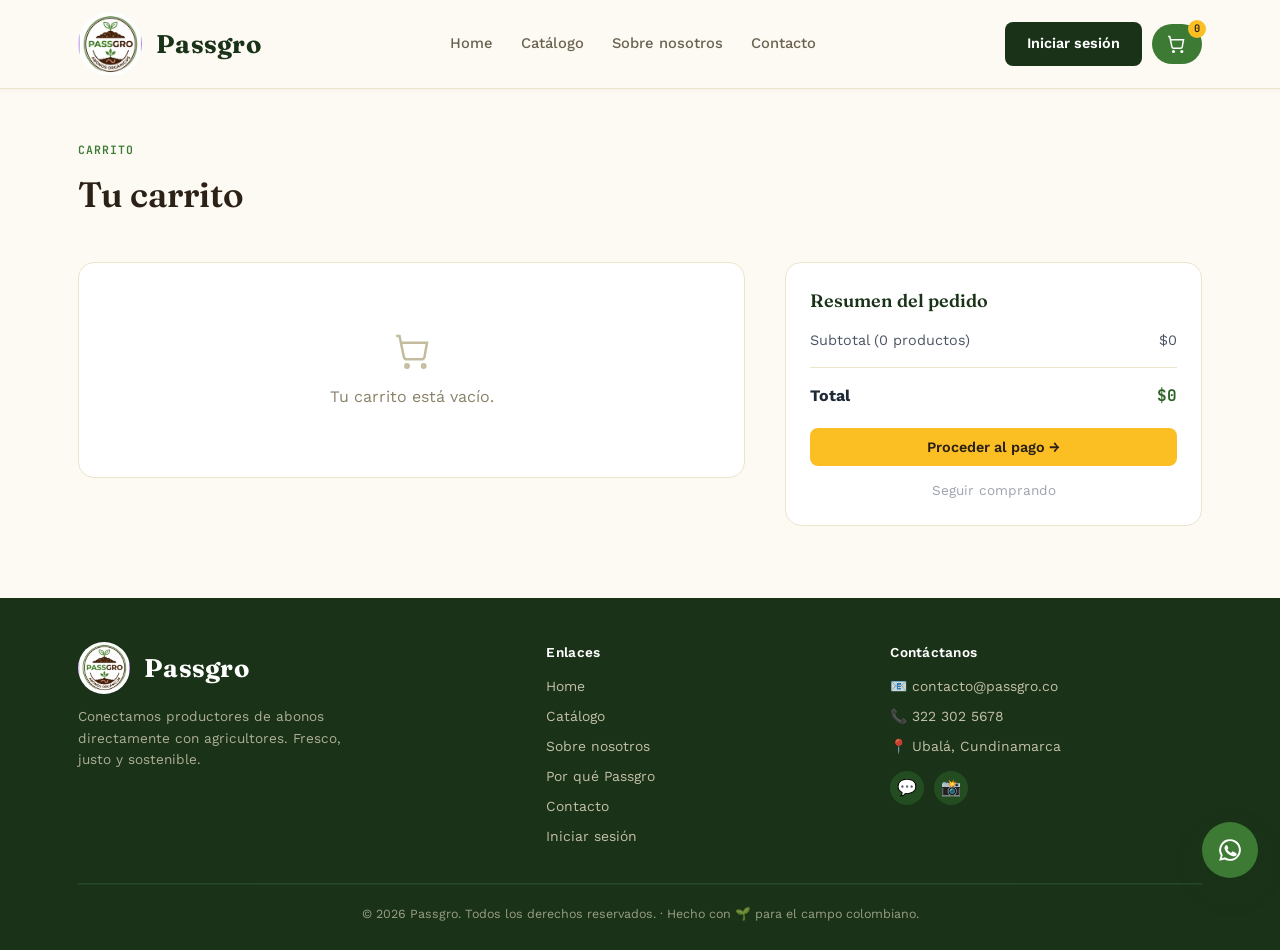
<file: carrito.html>
<!DOCTYPE html>
<html lang="es">
<head>
<meta charset="UTF-8">
<meta name="viewport" content="width=device-width, initial-scale=1.0">
<title>Passgro | Tu carrito</title>
<link rel="preconnect" href="https://fonts.googleapis.com">
<link href="https://fonts.googleapis.com/css2?family=Fraunces:opsz,wght@9..144,400;9..144,500;9..144,600;9..144,700&family=Work+Sans:wght@400;500;600;700&family=JetBrains+Mono:wght@400;600&display=swap" rel="stylesheet">
<link rel="stylesheet" href="css/base.css">
<link rel="stylesheet" href="css/carrito.css">
</head>
<body>

<div id="site-header"></div>

<main>
  <section class="carrito-section">
    <div class="wrap">
      <div class="section-head">
        <span class="tag">Carrito</span>
        <h2>Tu carrito</h2>
      </div>
      <div class="carrito-grid">
        <div class="cart-list" id="cartItems"></div>
        <div class="cart-summary">
          <h3>Resumen del pedido</h3>
          <div class="summary-lines">
            <div class="summary-row"><span>Subtotal (<span id="cartItemCount">0</span> productos)</span><span id="cartSubtotal">$0</span></div>
          </div>
          <div class="summary-total">
            <span>Total</span>
            <span id="cartTotal">$0</span>
          </div>
          <button class="btn btn-primary btn-block" id="checkoutBtn">Proceder al pago →</button>
          <a href="catalogo.html" class="continue-shopping">Seguir comprando</a>
        </div>
      </div>
    </div>
  </section>
</main>

<div id="site-footer"></div>

<script src="js/session.js"></script>
<script src="js/cart-store.js"></script>
<script src="js/api.js"></script>
<script src="js/components.js"></script>
<script src="js/carrito.js"></script>
</body>
</html>
</file>
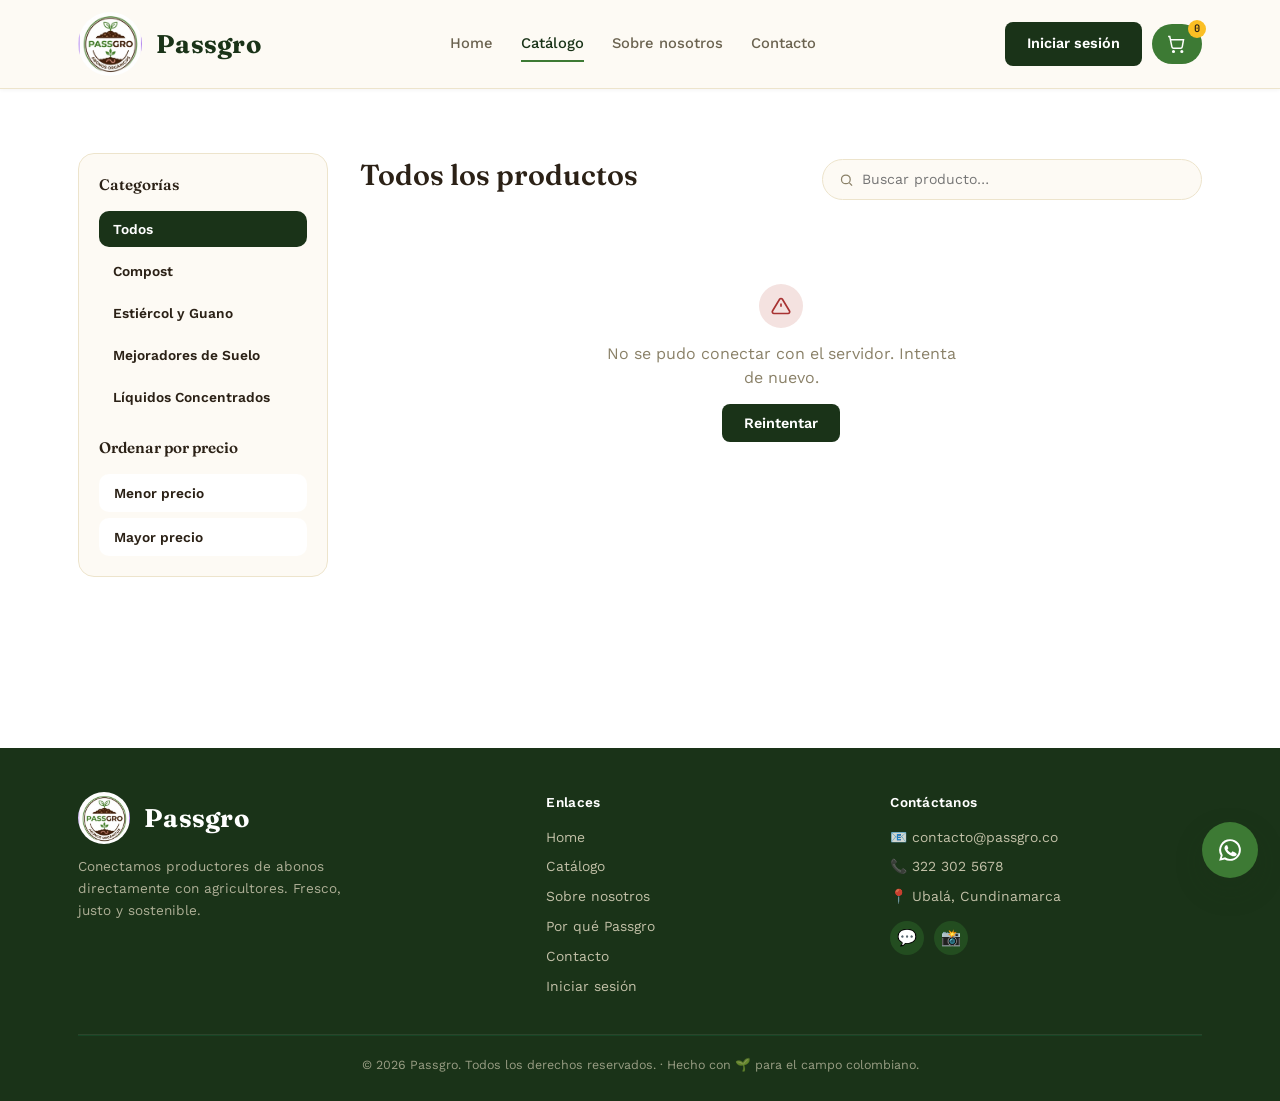
<file: catalogo.html>
<!DOCTYPE html>
<html lang="es">
<head>
<meta charset="UTF-8">
<meta name="viewport" content="width=device-width, initial-scale=1.0">
<title>Passgro | Catálogo de abonos</title>
<link rel="preconnect" href="https://fonts.googleapis.com">
<link href="https://fonts.googleapis.com/css2?family=Fraunces:opsz,wght@9..144,400;9..144,500;9..144,600;9..144,700&family=Work+Sans:wght@400;500;600;700&family=JetBrains+Mono:wght@400;600&display=swap" rel="stylesheet">
<link rel="stylesheet" href="css/base.css">
<link rel="stylesheet" href="css/catalogo.css">
</head>
<body>

<div id="site-header"></div>

<main>
  <section class="catalogo-section">
    <div class="wrap">
      <div class="catalog-layout">
        <div class="catalog-sidebar-container">
          <aside class="catalog-sidebar">
          <h3>Categorías</h3>
          <div class="cat-list" id="filters"></div>
          <h3 class="sidebar-subhead">Ordenar por precio</h3>
          <div class="sort-filters" id="sortFilters"></div>
        </aside>
        </div>
        <div class="catalog-main">
          <div class="catalog-main-head">
            <div>
              <h2 id="catalogTitle">Todos los productos</h2>
              <p id="catalogCount">Cargando…</p>
            </div>
            <div class="search-box">
              <svg width="16" height="16" viewBox="0 0 24 24" fill="none" stroke="currentColor" stroke-width="2"><circle cx="11" cy="11" r="7"/><path d="m21 21-4.3-4.3"/></svg>
              <input type="search" id="searchInput" placeholder="Buscar producto…">
            </div>
          </div>
          <div class="product-grid" id="productGrid"></div>
          <div class="pagination" id="pagination"></div>
        </div>
      </div>
    </div>
  </section>
</main>

<div id="site-footer"></div>

<script src="js/session.js"></script>
<script src="js/cart-store.js"></script>
<script src="js/api.js"></script>
<script src="js/components.js"></script>
<script src="js/catalogo.js"></script>
</body>
</html>
</file>
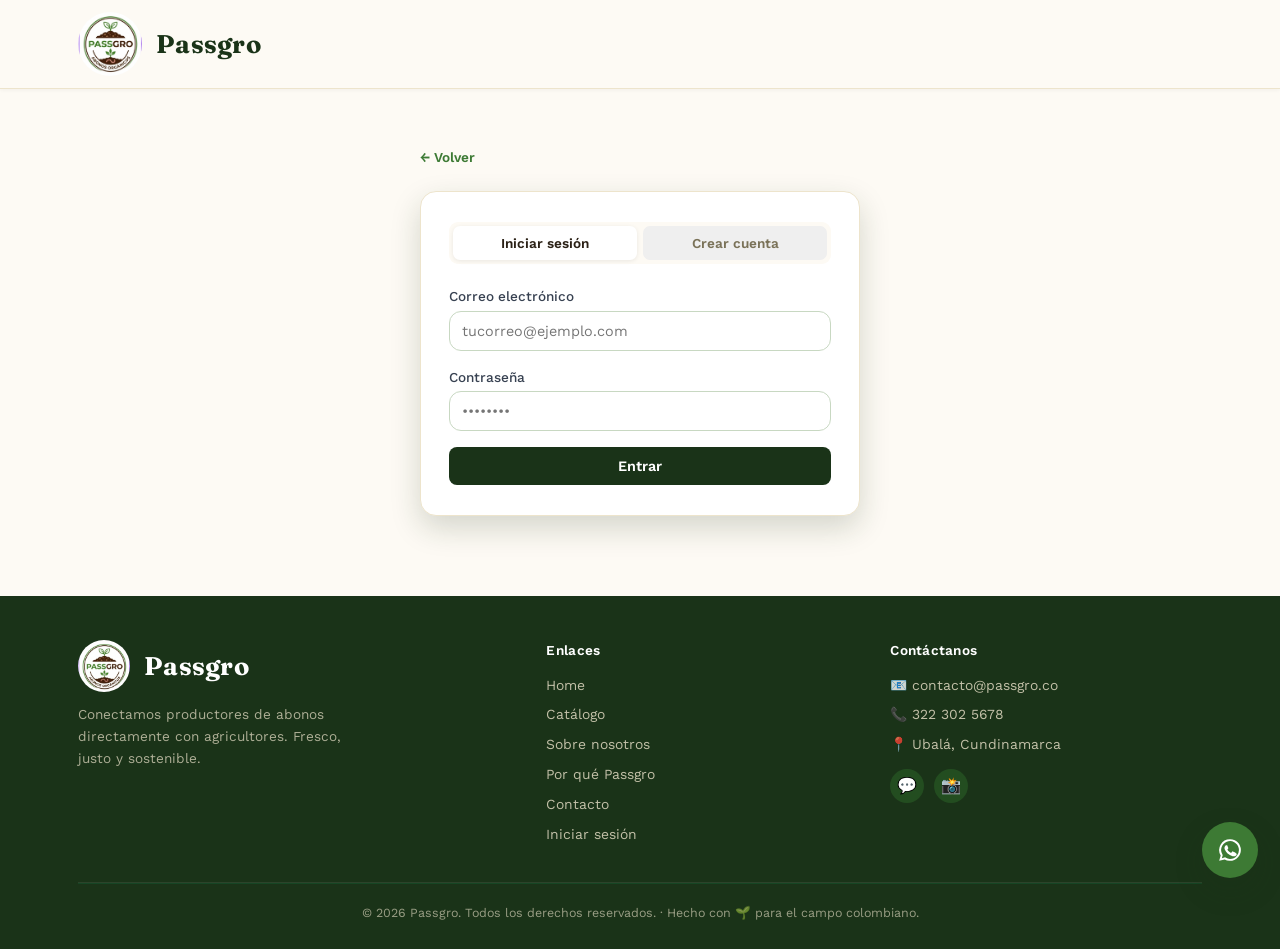
<file: checkout.html>
<!DOCTYPE html>
<html lang="es">
<head>
<meta charset="UTF-8">
<meta name="viewport" content="width=device-width, initial-scale=1.0">
<title>Passgro | Finalizar pedido</title>
<link rel="preconnect" href="https://fonts.googleapis.com">
<link href="https://fonts.googleapis.com/css2?family=Fraunces:opsz,wght@9..144,400;9..144,500;9..144,600;9..144,700&family=Work+Sans:wght@400;500;600;700&family=JetBrains+Mono:wght@400;600&display=swap" rel="stylesheet">
<link rel="stylesheet" href="css/base.css">
<link rel="stylesheet" href="css/checkout.css">
</head>
<body>

<div id="site-header"></div>

<main>
  <section class="checkout-section">
    <div class="checkout-card">
      <h1>Finalizar pedido</h1>
      <div id="checkoutBody"></div>
    </div>
  </section>
</main>

<div id="site-footer"></div>

<script src="js/session.js"></script>
<script src="js/cart-store.js"></script>
<script src="js/api.js"></script>
<script src="js/components.js"></script>
<script src="js/checkout.js"></script>
</body>
</html>
</file>
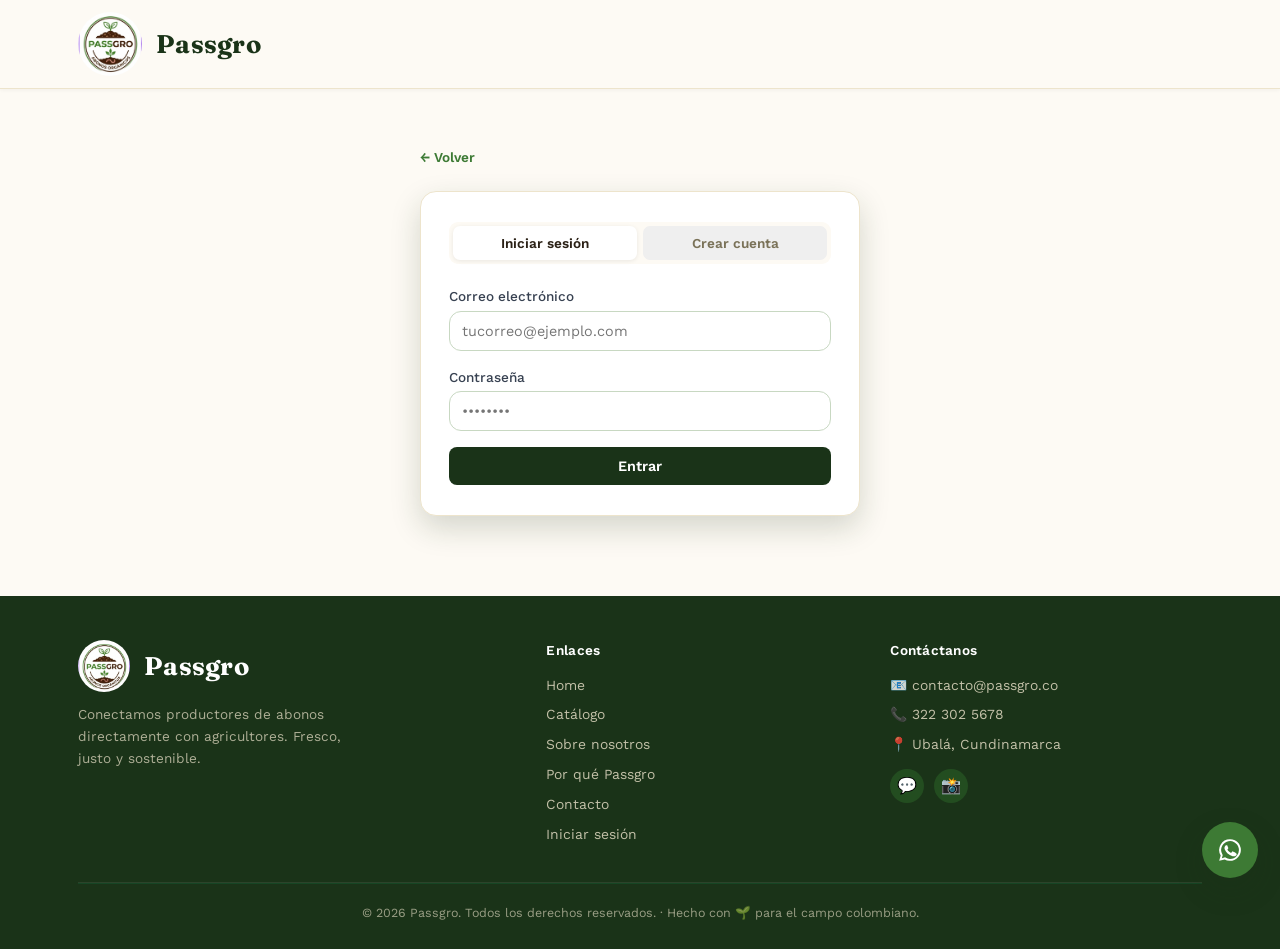
<file: login.html>
<!DOCTYPE html>
<html lang="es">
<head>
<meta charset="UTF-8">
<meta name="viewport" content="width=device-width, initial-scale=1.0">
<title>Passgro | Iniciar sesión</title>
<link rel="preconnect" href="https://fonts.googleapis.com">
<link href="https://fonts.googleapis.com/css2?family=Fraunces:opsz,wght@9..144,400;9..144,500;9..144,600;9..144,700&family=Work+Sans:wght@400;500;600;700&family=JetBrains+Mono:wght@400;600&display=swap" rel="stylesheet">
<link rel="stylesheet" href="css/base.css">
<link rel="stylesheet" href="css/login.css">
</head>
<body>

<div id="site-header"></div>

<main>
  <section class="auth-section">
    <div class="auth-wrap">
      <a href="index.html" class="back-link">← Volver</a>
      <div class="auth-card">
      <div class="tabs">
        <button class="tab-btn active" data-tab="login">Iniciar sesión</button>
        <button class="tab-btn" data-tab="register">Crear cuenta</button>
      </div>
      <form id="loginForm">
        <div class="field"><label>Correo electrónico</label><input type="email" id="loginEmail" required placeholder="tucorreo@ejemplo.com"></div>
        <div class="field"><label>Contraseña</label><input type="password" id="loginPass" required placeholder="••••••••" minlength="4"></div>
        <button type="submit" class="btn btn-dark btn-block">Entrar</button>
      </form>
      <form id="registerForm" style="display:none;">
        <div class="field"><label>Nombre</label><input type="text" id="regName" required placeholder="Tu nombre"></div>
        <div class="field"><label>Correo electrónico</label><input type="email" id="regEmail" required placeholder="tucorreo@ejemplo.com"></div>
        <div class="field"><label>Contraseña</label><input type="password" id="regPass" required placeholder="Mínimo 4 caracteres" minlength="4"></div>
        <button type="submit" class="btn btn-primary btn-block">Crear cuenta</button>
      </form>
      </div>
    </div>
  </section>
</main>

<div id="site-footer"></div>

<script src="js/session.js"></script>
<script src="js/cart-store.js"></script>
<script src="js/api.js"></script>
<script src="js/components.js"></script>
<script src="js/login.js"></script>
</body>
</html>
</file>
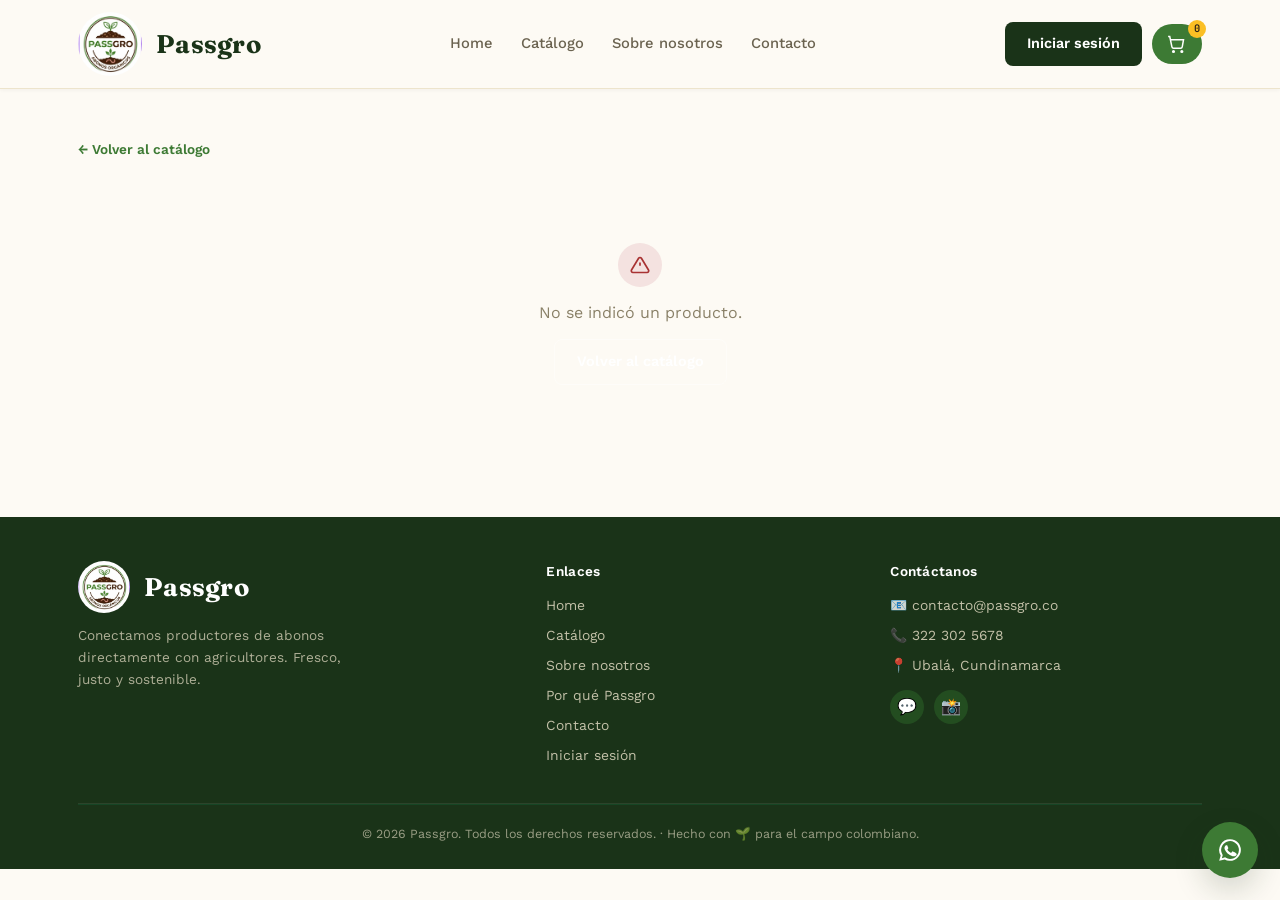
<file: producto.html>
<!DOCTYPE html>
<html lang="es">
<head>
<meta charset="UTF-8">
<meta name="viewport" content="width=device-width, initial-scale=1.0">
<title>Passgro | Detalle de producto</title>
<link rel="preconnect" href="https://fonts.googleapis.com">
<link href="https://fonts.googleapis.com/css2?family=Fraunces:opsz,wght@9..144,400;9..144,500;9..144,600;9..144,700&family=Work+Sans:wght@400;500;600;700&family=JetBrains+Mono:wght@400;600&display=swap" rel="stylesheet">
<link rel="stylesheet" href="css/base.css">
<link rel="stylesheet" href="css/producto.css">
</head>
<body>

<div id="site-header"></div>

<main>
  <section class="producto-section">
    <div class="wrap">
      <a href="catalogo.html" class="back-link">← Volver al catálogo</a>
      <div id="productoContent">
        <div class="state-box">
          <div class="spinner"></div>
          <p>Cargando producto…</p>
        </div>
      </div>
    </div>
  </section>
</main>

<div id="site-footer"></div>

<script src="js/session.js"></script>
<script src="js/cart-store.js"></script>
<script src="js/api.js"></script>
<script src="js/components.js"></script>
<script src="js/producto.js"></script>
</body>
</html>
</file>
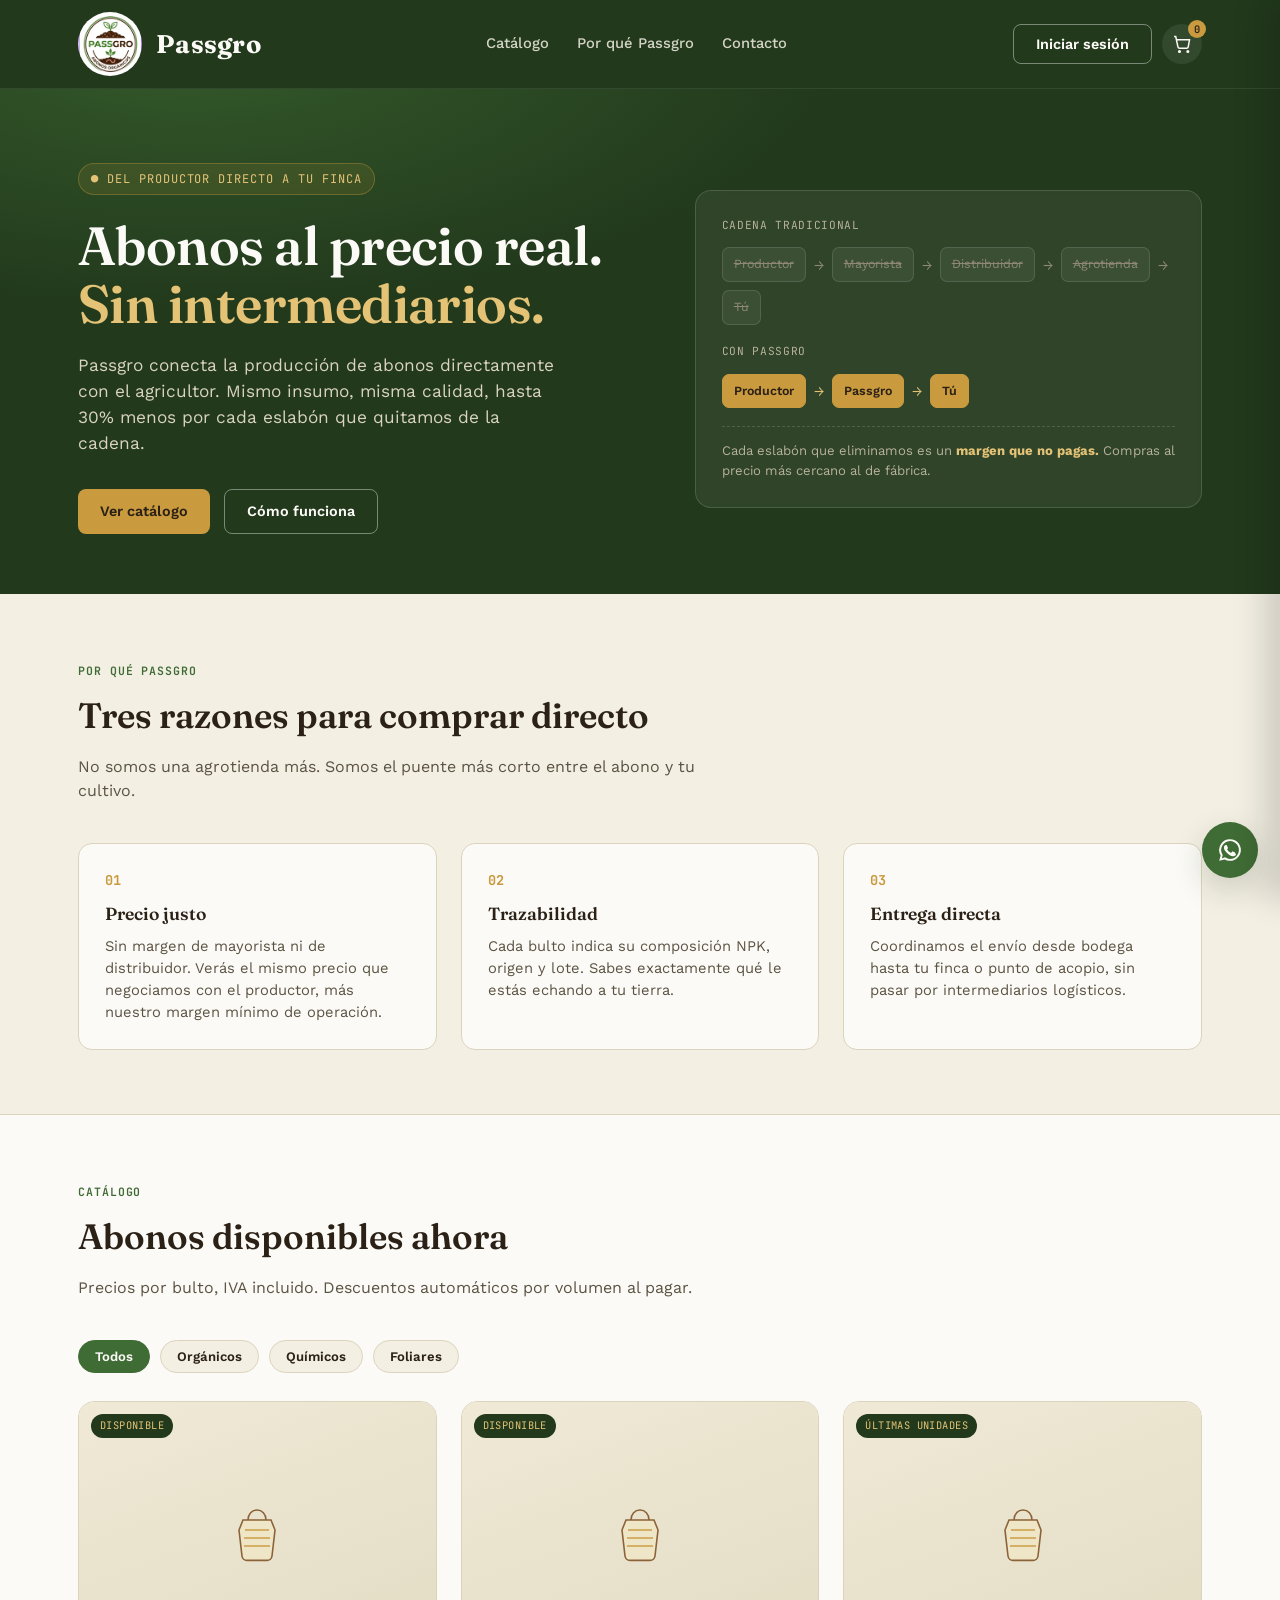
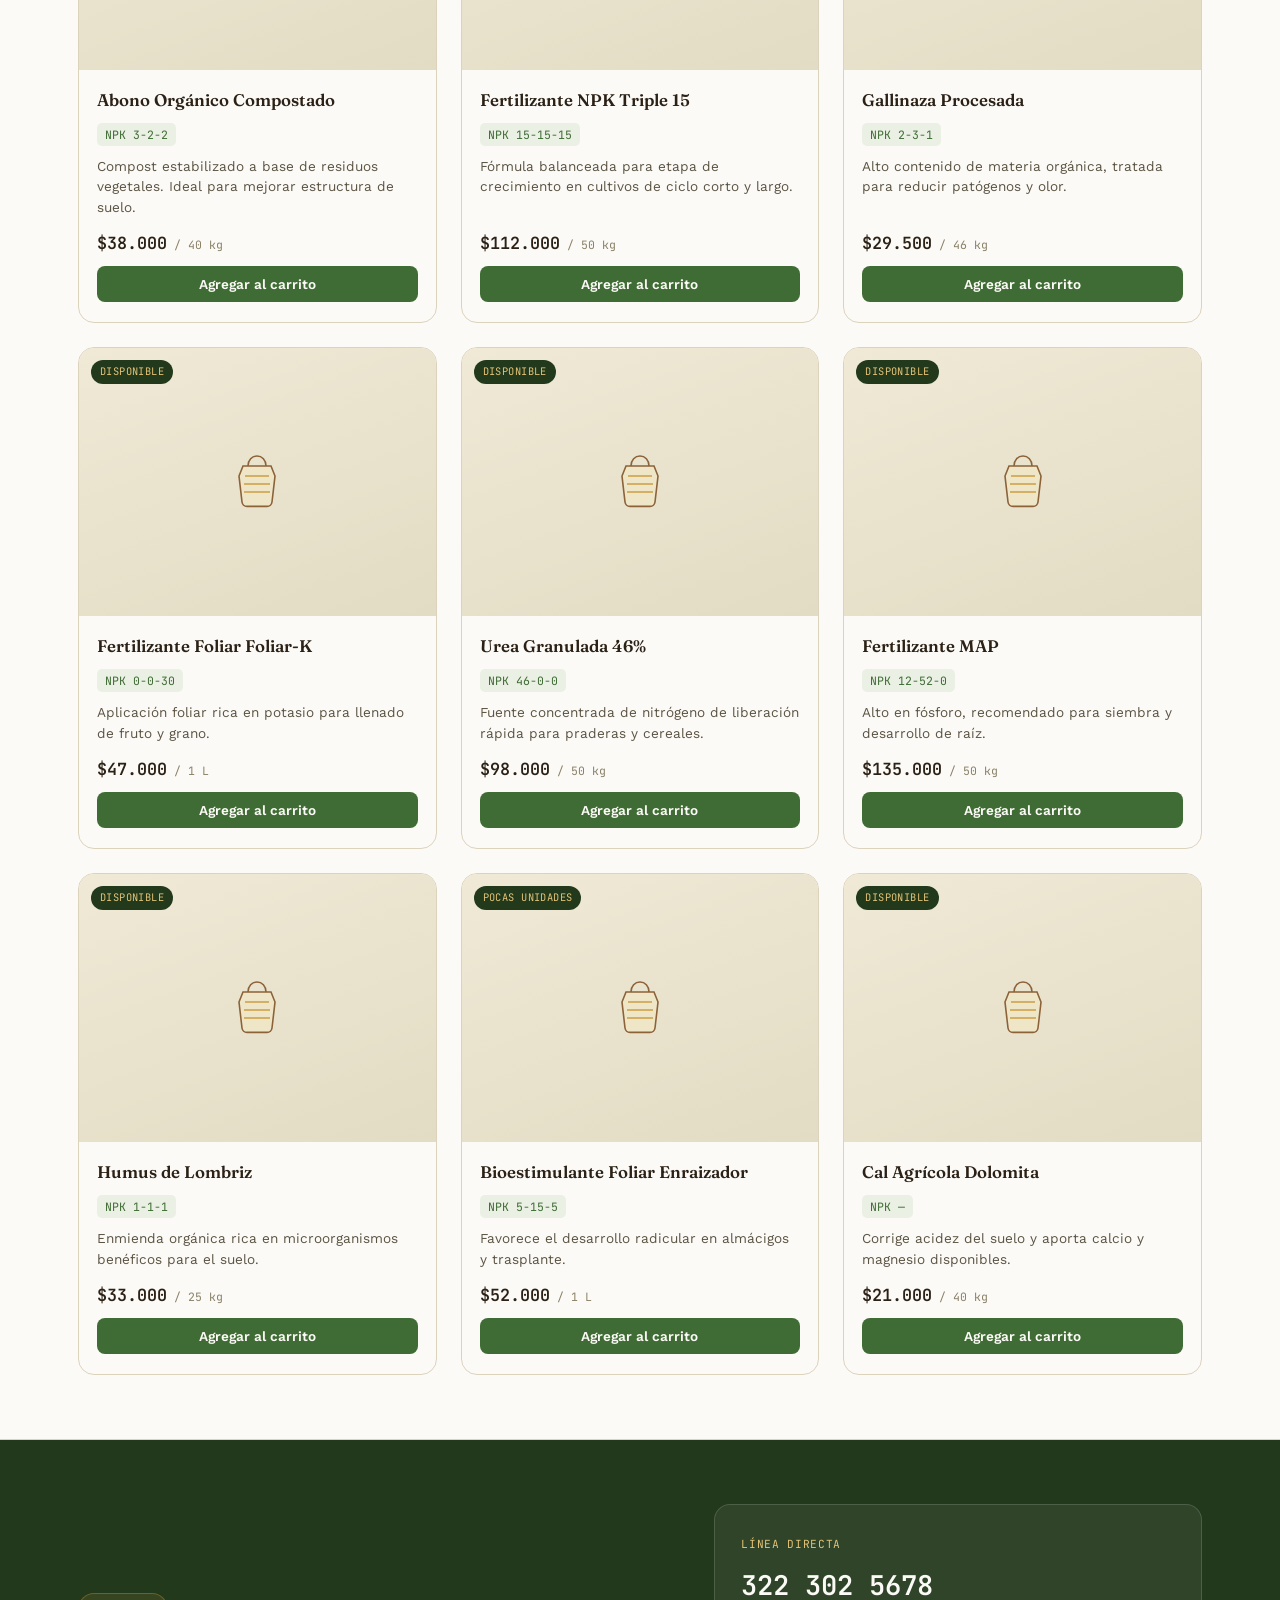
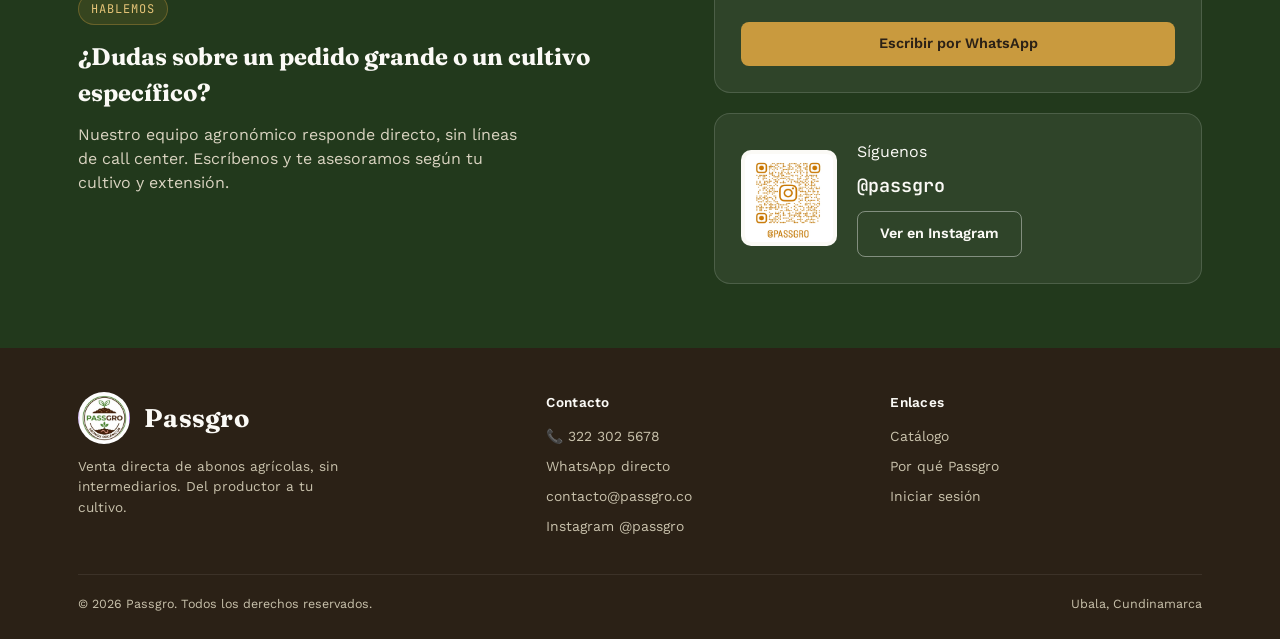
<file: _legacy/index-3.original-backup.html>
<!DOCTYPE html>
<html lang="es">
<head>
<meta charset="UTF-8">
<meta name="viewport" content="width=device-width, initial-scale=1.0">
<title>Passgro | Abonos directos del productor, sin intermediarios</title>
<link rel="preconnect" href="https://fonts.googleapis.com">
<link href="https://fonts.googleapis.com/css2?family=Fraunces:opsz,wght@9..144,400;9..144,500;9..144,600;9..144,700&family=Work+Sans:wght@400;500;600;700&family=JetBrains+Mono:wght@400;600&display=swap" rel="stylesheet">
<style>
  :root{
    --suelo:#2B2116;
    --verde:#3F6B34;
    --verde-osc:#22391C;
    --oro:#C99A3E;
    --oro-claro:#E4C377;
    --crema:#F3EFE3;
    --blanco:#FBFAF6;
    --linea:#DCD3BC;
    --rojo:#A83232;
    --sombra: 0 12px 30px rgba(34,57,28,.18);
  }
  *{box-sizing:border-box; margin:0; padding:0;}
  html{scroll-behavior:smooth;}
  body{
    font-family:'Work Sans', sans-serif;
    background:var(--crema);
    color:var(--suelo);
    line-height:1.5;
    -webkit-font-smoothing:antialiased;
  }
  h1,h2,h3,.display{font-family:'Fraunces', serif;}
  .mono{font-family:'JetBrains Mono', monospace;}
  a{color:inherit;text-decoration:none;}
  img,svg{display:block; max-width:100%;}
  button{font-family:inherit; cursor:pointer; border:none;}
  .wrap{max-width:1180px; margin:0 auto; padding:0 28px;}
  .visually-hidden{position:absolute; width:1px; height:1px; overflow:hidden; clip:rect(0 0 0 0);}

  header{
    position:sticky; top:0; z-index:50;
    background:var(--verde-osc);
    color:var(--blanco);
    border-bottom:1px solid rgba(255,255,255,.08);
  }
  .nav{
    display:flex; align-items:center; justify-content:space-between;
    padding:12px 28px; max-width:1180px; margin:0 auto;
  }
  .logo{
    display:flex; align-items:center; gap:14px;
    font-family:'Fraunces', serif; font-weight:700; font-size:1.6rem; letter-spacing:.01em;
    color:var(--blanco);
  }
  .logo .seed{width:26px; height:26px;}
  .logo-img{width:64px; height:64px; border-radius:50%; object-fit:cover; flex-shrink:0;}
  .footer-grid .logo-img{width:52px; height:52px;}
  .nav-links{display:flex; align-items:center; gap:28px;}
  .nav-links a{
    font-size:.92rem; font-weight:500; color:var(--crema); opacity:.85;
    padding:6px 0; border-bottom:2px solid transparent; transition:.2s;
  }
  .nav-links a:hover{opacity:1; border-color:var(--oro);}
  .nav-actions{display:flex; align-items:center; gap:10px;}
  .icon-btn{
    position:relative; display:flex; align-items:center; justify-content:center;
    width:40px; height:40px; border-radius:999px; background:rgba(255,255,255,.08);
    color:var(--blanco); transition:.2s;
  }
  .icon-btn:hover{background:rgba(255,255,255,.18);}
  .badge{
    position:absolute; top:-4px; right:-4px; background:var(--oro); color:var(--suelo);
    font-family:'JetBrains Mono',monospace; font-size:.65rem; font-weight:600;
    min-width:18px; height:18px; border-radius:999px; display:flex; align-items:center; justify-content:center;
    padding:0 3px;
  }
  .btn{
    display:inline-flex; align-items:center; justify-content:center; gap:8px;
    padding:11px 22px; border-radius:8px; font-weight:600; font-size:.9rem;
    transition:.2s; white-space:nowrap;
  }
  .btn-primary{background:var(--oro); color:var(--suelo);}
  .btn-primary:hover{background:var(--oro-claro);}
  .btn-outline{background:transparent; border:1px solid rgba(255,255,255,.4); color:var(--blanco);}
  .btn-outline:hover{border-color:var(--oro); color:var(--oro-claro);}
  .btn-dark{background:var(--verde-osc); color:var(--blanco);}
  .btn-dark:hover{background:var(--verde);}
  .btn-block{width:100%;}
  .user-chip{display:flex; align-items:center; gap:10px; font-size:.85rem; color:var(--crema);}
  .user-chip button{color:var(--oro-claro); font-weight:600; font-size:.8rem;}

  .hero{
    background:radial-gradient(1200px 500px at 15% -10%, #345A2B 0%, var(--verde-osc) 55%), var(--verde-osc);
    color:var(--blanco); padding:74px 0 60px; overflow:hidden; position:relative;
  }
  .hero-grid{display:grid; grid-template-columns:1.05fr .95fr; gap:56px; align-items:center;}
  .eyebrow{
    display:inline-flex; align-items:center; gap:8px; font-family:'JetBrains Mono',monospace;
    font-size:.75rem; letter-spacing:.08em; text-transform:uppercase; color:var(--oro-claro);
    background:rgba(201,154,62,.12); border:1px solid rgba(201,154,62,.35);
    padding:6px 12px; border-radius:999px; margin-bottom:22px;
  }
  .hero h1{font-size:clamp(2.2rem, 4.2vw, 3.4rem); font-weight:600; line-height:1.08; letter-spacing:-.01em;}
  .hero h1 em{font-style:normal; color:var(--oro-claro);}
  .hero p.lead{margin-top:20px; font-size:1.08rem; color:#D9D3C0; max-width:480px;}
  .hero-cta{display:flex; gap:14px; margin-top:32px; flex-wrap:wrap;}

  .chain-card{
    background:rgba(251,250,246,.06); border:1px solid rgba(255,255,255,.14);
    border-radius:16px; padding:26px; backdrop-filter:blur(2px);
  }
  .chain-label{font-family:'JetBrains Mono',monospace; font-size:.7rem; letter-spacing:.06em; text-transform:uppercase; color:#B9B29B; margin-bottom:14px;}
  .chain-row{display:flex; align-items:center; gap:8px; flex-wrap:wrap; margin-bottom:18px;}
  .chain-node{
    font-size:.78rem; padding:7px 11px; border-radius:7px; background:rgba(255,255,255,.06);
    border:1px solid rgba(255,255,255,.12); color:#CFC9B6;
  }
  .chain-row.long .chain-node{text-decoration:line-through; color:#8f8874;}
  .chain-row.short .chain-node{background:var(--oro); color:var(--suelo); border-color:var(--oro); font-weight:600;}
  .chain-arrow{color:#8f8874; font-size:.85rem;}
  .chain-row.short .chain-arrow{color:var(--oro-claro);}
  .chain-note{font-size:.82rem; color:#B9B29B; border-top:1px dashed rgba(255,255,255,.15); padding-top:14px;}
  .chain-note b{color:var(--oro-claro);}

  section{padding:64px 0;}
  .section-head{max-width:620px; margin-bottom:40px;}
  .section-head .tag{font-family:'JetBrains Mono',monospace; font-size:.72rem; letter-spacing:.08em; text-transform:uppercase; color:var(--verde); font-weight:600;}
  .section-head h2{font-size:clamp(1.6rem,3vw,2.2rem); margin-top:8px; font-weight:600;}
  .section-head p{margin-top:12px; color:#5B5343;}

  .why-grid{display:grid; grid-template-columns:repeat(3,1fr); gap:24px;}
  .why-card{background:var(--blanco); border:1px solid var(--linea); border-radius:14px; padding:26px;}
  .why-card .num{font-family:'JetBrains Mono',monospace; color:var(--oro); font-weight:700; font-size:.85rem;}
  .why-card h3{margin-top:10px; font-size:1.1rem; font-weight:600;}
  .why-card p{margin-top:8px; font-size:.92rem; color:#5B5343;}

  #catalogo{background:var(--blanco); border-top:1px solid var(--linea); border-bottom:1px solid var(--linea);}
  .filters{display:flex; gap:10px; margin-bottom:28px; flex-wrap:wrap;}
  .filter-btn{
    padding:8px 16px; border-radius:999px; font-size:.82rem; font-weight:600;
    background:var(--crema); color:var(--suelo); border:1px solid var(--linea);
  }
  .filter-btn.active{background:var(--verde); color:var(--blanco); border-color:var(--verde);}
  .product-grid{display:grid; grid-template-columns:repeat(3,1fr); gap:24px;}
  .product-card{
    background:var(--blanco); border:1px solid var(--linea); border-radius:16px; overflow:hidden;
    display:flex; flex-direction:column; transition:.2s; position:relative;
  }
  .product-card:hover{box-shadow:var(--sombra); transform:translateY(-3px);}
  .product-photo{
    aspect-ratio:4/3; background:linear-gradient(160deg, #EFE9D6, #E3DCC4);
    display:flex; align-items:center; justify-content:center; position:relative;
  }
  .stock-tag{
    position:absolute; top:12px; left:12px; font-family:'JetBrains Mono',monospace; font-size:.65rem;
    background:var(--verde-osc); color:var(--oro-claro); padding:4px 9px; border-radius:999px;
    text-transform:uppercase; letter-spacing:.04em;
  }
  .product-body{padding:18px 18px 20px; display:flex; flex-direction:column; gap:10px; flex:1;}
  .product-body h3{font-size:1.05rem; font-weight:600;}
  .npk{
    font-family:'JetBrains Mono',monospace; font-size:.72rem; color:var(--verde);
    background:#EAF0E4; display:inline-block; padding:3px 8px; border-radius:5px; width:fit-content;
  }
  .product-body .desc{font-size:.85rem; color:#5B5343; flex:1;}
  .price-row{display:flex; align-items:center; justify-content:space-between; margin-top:4px;}
  .price{font-family:'JetBrains Mono',monospace; font-weight:600; font-size:1.05rem; color:var(--suelo);}
  .price span{font-size:.72rem; color:#8a8168; font-weight:400;}
  .add-btn{
    display:flex; align-items:center; justify-content:center; gap:6px;
    background:var(--verde); color:var(--blanco); padding:10px; border-radius:8px; font-weight:600; font-size:.85rem;
    transition:.2s;
  }
  .add-btn:hover{background:var(--verde-osc);}
  .add-btn.added{background:var(--oro); color:var(--suelo);}

  .contact-band{background:var(--verde-osc); color:var(--blanco);}
  .contact-grid{display:grid; grid-template-columns:1.1fr .9fr; gap:40px; align-items:center;}
  .contact-grid h2{color:var(--blanco);}
  .contact-grid p{color:#D9D3C0; margin-top:12px; max-width:440px;}
  .whatsapp-box{
    background:rgba(251,250,246,.06); border:1px solid rgba(255,255,255,.14); border-radius:16px; padding:26px;
  }
  .whatsapp-box .tag{font-family:'JetBrains Mono',monospace; font-size:.7rem; letter-spacing:.06em; text-transform:uppercase; color:var(--oro-claro);}
  .whatsapp-number{font-family:'JetBrains Mono',monospace; font-size:1.7rem; font-weight:600; margin:10px 0 16px; color:var(--blanco);}
  .contact-boxes{display:flex; flex-direction:column; gap:20px;}
  .instagram-box{
    background:rgba(251,250,246,.06); border:1px solid rgba(255,255,255,.14); border-radius:16px; padding:26px;
    display:flex; align-items:center; gap:20px;
  }
  .instagram-box .qr-img{width:96px; height:96px; border-radius:10px; background:var(--blanco); padding:4px; flex-shrink:0;}
  .instagram-box .ig-handle{font-family:'JetBrains Mono',monospace; font-size:1.15rem; font-weight:600; margin:8px 0 12px; color:var(--blanco);}

  footer{background:var(--suelo); color:#C9C2AC; padding:44px 0 26px;}
  .footer-grid{display:grid; grid-template-columns:1.4fr 1fr 1fr; gap:32px; padding-bottom:28px; border-bottom:1px solid rgba(255,255,255,.08);}
  .footer-grid h4{color:var(--blanco); font-size:.85rem; margin-bottom:14px; font-weight:600; letter-spacing:.02em;}
  .footer-grid ul{list-style:none;}
  .footer-grid li{margin-bottom:9px; font-size:.87rem;}
  .footer-grid li a:hover{color:var(--oro-claro);}
  .footer-bottom{padding-top:20px; display:flex; justify-content:space-between; font-size:.78rem; flex-wrap:wrap; gap:8px;}

  .float-wa{
    position:fixed; bottom:22px; right:22px; z-index:60;
    background:var(--verde); color:var(--blanco); width:56px; height:56px; border-radius:999px;
    display:flex; align-items:center; justify-content:center; box-shadow:var(--sombra);
  }
  .float-wa:hover{background:var(--verde-osc);}

  .overlay{
    position:fixed; inset:0; background:rgba(34,25,15,.5); z-index:80;
    opacity:0; pointer-events:none; transition:.2s;
  }
  .overlay.open{opacity:1; pointer-events:auto;}

  .cart-panel{
    position:fixed; top:0; right:0; height:100%; width:min(420px, 100%);
    background:var(--blanco); z-index:90; box-shadow:-16px 0 30px rgba(0,0,0,.15);
    transform:translateX(100%); transition:.25s ease; display:flex; flex-direction:column;
  }
  .cart-panel.open{transform:translateX(0);}
  .panel-head{
    display:flex; align-items:center; justify-content:space-between; padding:20px 22px;
    border-bottom:1px solid var(--linea);
  }
  .panel-head h3{font-family:'Fraunces',serif; font-size:1.2rem;}
  .close-btn{width:32px; height:32px; border-radius:999px; background:var(--crema); display:flex; align-items:center; justify-content:center;}
  .cart-items{flex:1; overflow-y:auto; padding:18px 22px;}
  .cart-empty{text-align:center; padding:60px 10px; color:#8a8168;}
  .cart-empty svg{margin:0 auto 14px;}
  .cart-item{display:flex; gap:12px; padding:14px 0; border-bottom:1px solid var(--linea);}
  .cart-item .thumb{
    width:60px; height:60px; border-radius:10px; background:linear-gradient(160deg,#EFE9D6,#E3DCC4);
    display:flex; align-items:center; justify-content:center; flex-shrink:0;
  }
  .cart-item-info{flex:1;}
  .cart-item-info h4{font-size:.92rem; font-weight:600;}
  .cart-item-info .npk{margin-top:4px;}
  .qty-row{display:flex; align-items:center; gap:10px; margin-top:8px;}
  .qty-btn{width:26px; height:26px; border-radius:6px; background:var(--crema); border:1px solid var(--linea); font-weight:700;}
  .qty-val{font-family:'JetBrains Mono',monospace; font-size:.88rem; min-width:18px; text-align:center;}
  .remove-link{font-size:.78rem; color:var(--rojo); margin-left:auto; font-weight:600;}
  .item-price{font-family:'JetBrains Mono',monospace; font-size:.88rem; font-weight:600; white-space:nowrap;}
  .panel-foot{padding:20px 22px; border-top:1px solid var(--linea);}
  .subtotal-row{display:flex; justify-content:space-between; font-size:.95rem; margin-bottom:16px;}
  .subtotal-row b{font-family:'JetBrains Mono',monospace; font-size:1.15rem;}

  .modal{
    position:fixed; top:50%; left:50%; transform:translate(-50%,-46%); width:min(440px,92vw);
    background:var(--blanco); border-radius:16px; z-index:95; box-shadow:0 30px 60px rgba(0,0,0,.25);
    opacity:0; pointer-events:none; transition:.2s; max-height:88vh; overflow-y:auto;
  }
  .modal.open{opacity:1; pointer-events:auto; transform:translate(-50%,-50%);}
  .modal-head{display:flex; align-items:center; justify-content:space-between; padding:22px 24px 0;}
  .modal-head h3{font-family:'Fraunces',serif; font-size:1.25rem;}
  .modal-body{padding:18px 24px 26px;}
  .tabs{display:flex; gap:6px; background:var(--crema); border-radius:9px; padding:4px; margin-bottom:20px;}
  .tab-btn{flex:1; padding:9px; border-radius:7px; font-size:.85rem; font-weight:600; color:#7a7258;}
  .tab-btn.active{background:var(--blanco); color:var(--suelo); box-shadow:0 1px 4px rgba(0,0,0,.08);}
  .field{margin-bottom:14px;}
  .field label{display:block; font-size:.8rem; font-weight:600; margin-bottom:6px; color:#4a4433;}
  .field input, .field select{
    width:100%; padding:11px 12px; border-radius:8px; border:1px solid var(--linea); background:var(--crema);
    font-family:inherit; font-size:.9rem; color:var(--suelo);
  }
  .field input:focus, .field select:focus{outline:2px solid var(--verde); outline-offset:1px;}
  .form-note{font-size:.76rem; color:#8a8168; margin-top:14px; line-height:1.5;}
  .pay-options{display:flex; flex-direction:column; gap:10px; margin-bottom:16px;}
  .pay-opt{
    display:flex; align-items:center; gap:12px; border:1px solid var(--linea); border-radius:10px; padding:12px 14px;
    cursor:pointer;
  }
  .pay-opt.selected{border-color:var(--verde); background:#F3F7EF;}
  .pay-opt input{accent-color:var(--verde);}
  .pay-opt .pname{font-weight:600; font-size:.9rem;}
  .pay-opt .pdesc{font-size:.76rem; color:#8a8168;}
  .order-summary{background:var(--crema); border-radius:10px; padding:14px; font-size:.85rem; margin-bottom:16px;}
  .order-summary div{display:flex; justify-content:space-between; padding:3px 0;}
  .confirm-box{text-align:center; padding:10px 0;}
  .confirm-box .check{
    width:56px; height:56px; border-radius:999px; background:#EAF0E4; color:var(--verde);
    display:flex; align-items:center; justify-content:center; margin:0 auto 16px;
  }

  #toast{
    position:fixed; bottom:24px; left:50%; transform:translateX(-50%) translateY(20px);
    background:var(--suelo); color:var(--blanco); padding:12px 20px; border-radius:9px; font-size:.85rem;
    z-index:120; opacity:0; pointer-events:none; transition:.25s;
  }
  #toast.show{opacity:1; transform:translateX(-50%) translateY(0);}

  @media (max-width: 860px){
    .nav-links{display:none;}
    .hero-grid{grid-template-columns:1fr;}
    .why-grid{grid-template-columns:1fr;}
    .product-grid{grid-template-columns:1fr 1fr;}
    .footer-grid{grid-template-columns:1fr;}
    .contact-grid{grid-template-columns:1fr;}
  }
  @media (max-width: 540px){
    .product-grid{grid-template-columns:1fr;}
    .nav .wrap{padding:0 16px;}
  }
  @media (prefers-reduced-motion: reduce){
    *{transition:none !important; scroll-behavior:auto !important;}
  }
</style>
</head>
<body>

<header>
  <div class="nav wrap">
    <a href="#top" class="logo">
      <img src="[data-uri]" alt="Passgro" class="logo-img">
      Passgro
    </a>
    <nav class="nav-links">
      <a href="#catalogo">Catálogo</a>
      <a href="#por-que">Por qué Passgro</a>
      <a href="#contacto">Contacto</a>
    </nav>
    <div class="nav-actions">
      <div id="userSlot"></div>
      <button class="icon-btn" id="cartBtn" aria-label="Abrir carrito">
        <svg width="20" height="20" viewBox="0 0 24 24" fill="none" stroke="currentColor" stroke-width="1.8"><circle cx="9" cy="21" r="1"/><circle cx="19" cy="21" r="1"/><path d="M2.5 3h2l2.6 12.4a2 2 0 0 0 2 1.6h8.4a2 2 0 0 0 2-1.6L21 7H5.6"/></svg>
        <span class="badge" id="cartCount">0</span>
      </button>
    </div>
  </div>
</header>

<main id="top">
  <!-- HERO -->
  <section class="hero">
    <div class="wrap hero-grid">
      <div>
        <span class="eyebrow">● Del productor directo a tu finca</span>
        <h1>Abonos al precio real. <em>Sin intermediarios.</em></h1>
        <p class="lead">Passgro conecta la producción de abonos directamente con el agricultor. Mismo insumo, misma calidad, hasta 30% menos por cada eslabón que quitamos de la cadena.</p>
        <div class="hero-cta">
          <a href="#catalogo" class="btn btn-primary">Ver catálogo</a>
          <a href="#por-que" class="btn btn-outline">Cómo funciona</a>
        </div>
      </div>
      <div class="chain-card">
        <div class="chain-label">Cadena tradicional</div>
        <div class="chain-row long">
          <span class="chain-node">Productor</span><span class="chain-arrow">→</span>
          <span class="chain-node">Mayorista</span><span class="chain-arrow">→</span>
          <span class="chain-node">Distribuidor</span><span class="chain-arrow">→</span>
          <span class="chain-node">Agrotienda</span><span class="chain-arrow">→</span>
          <span class="chain-node">Tú</span>
        </div>
        <div class="chain-label">Con Passgro</div>
        <div class="chain-row short">
          <span class="chain-node">Productor</span><span class="chain-arrow">→</span>
          <span class="chain-node">Passgro</span><span class="chain-arrow">→</span>
          <span class="chain-node">Tú</span>
        </div>
        <div class="chain-note">Cada eslabón que eliminamos es un <b>margen que no pagas.</b> Compras al precio más cercano al de fábrica.</div>
      </div>
    </div>
  </section>

  <section id="por-que">
    <div class="wrap">
      <div class="section-head">
        <span class="tag">Por qué Passgro</span>
        <h2>Tres razones para comprar directo</h2>
        <p>No somos una agrotienda más. Somos el puente más corto entre el abono y tu cultivo.</p>
      </div>
      <div class="why-grid">
        <div class="why-card">
          <div class="num">01</div>
          <h3>Precio justo</h3>
          <p>Sin margen de mayorista ni de distribuidor. Verás el mismo precio que negociamos con el productor, más nuestro margen mínimo de operación.</p>
        </div>
        <div class="why-card">
          <div class="num">02</div>
          <h3>Trazabilidad</h3>
          <p>Cada bulto indica su composición NPK, origen y lote. Sabes exactamente qué le estás echando a tu tierra.</p>
        </div>
        <div class="why-card">
          <div class="num">03</div>
          <h3>Entrega directa</h3>
          <p>Coordinamos el envío desde bodega hasta tu finca o punto de acopio, sin pasar por intermediarios logísticos.</p>
        </div>
      </div>
    </div>
  </section>

  <!-- CATALOGO -->
  <section id="catalogo">
    <div class="wrap">
      <div class="section-head">
        <span class="tag">Catálogo</span>
        <h2>Abonos disponibles ahora</h2>
        <p>Precios por bulto, IVA incluido. Descuentos automáticos por volumen al pagar.</p>
      </div>
      <div class="filters" id="filters"></div>
      <div class="product-grid" id="productGrid"></div>
    </div>
  </section>

  <!-- CONTACTO -->
  <section class="contact-band" id="contacto">
    <div class="wrap contact-grid">
      <div>
        <span class="eyebrow" style="margin-bottom:14px;">Hablemos</span>
        <h2>¿Dudas sobre un pedido grande o un cultivo específico?</h2>
        <p>Nuestro equipo agronómico responde directo, sin líneas de call center. Escríbenos y te asesoramos según tu cultivo y extensión.</p>
      </div>
      <div class="contact-boxes">
        <div class="whatsapp-box">
          <span class="tag">Línea directa</span>
          <div class="whatsapp-number">322 302 5678</div>
          <a href="https://wa.me/573223025678" target="_blank" class="btn btn-primary btn-block">Escribir por WhatsApp</a>
        </div>
        <div class="instagram-box">
          <img src="[data-uri]" alt="Código QR Instagram Passgro" class="qr-img">
          <div>
            <span class="tag">Síguenos</span>
            <div class="ig-handle">@passgro</div>
            <a href="https://www.instagram.com/passgro?igsi=MXNrcHhjMm81NTlscw==" target="_blank" class="btn btn-outline">Ver en Instagram</a>
          </div>
        </div>
      </div>
    </div>
  </section>
</main>

<footer>
  <div class="wrap">
    <div class="footer-grid">
      <div>
        <div class="logo" style="margin-bottom:12px;">
          <img src="[data-uri]" alt="Passgro" class="logo-img">
          Passgro
        </div>
        <p style="font-size:.85rem; max-width:280px;">Venta directa de abonos agrícolas, sin intermediarios. Del productor a tu cultivo.</p>
      </div>
      <div>
        <h4>Contacto</h4>
        <ul>
          <li><a href="tel:+573223025678">📞 322 302 5678</a></li>
          <li><a href="https://wa.me/573223025678" target="_blank">WhatsApp directo</a></li>
          <li><a href="mailto:contacto@passgro.co">contacto@passgro.co</a></li>
          <li><a href="https://www.instagram.com/passgro?igsi=MXNrcHhjMm81NTlscw==" target="_blank">Instagram @passgro</a></li>
        </ul>
      </div>
      <div>
        <h4>Enlaces</h4>
        <ul>
          <li><a href="#catalogo">Catálogo</a></li>
          <li><a href="#por-que">Por qué Passgro</a></li>
          <li><a href="#" id="footerLogin">Iniciar sesión</a></li>
        </ul>
      </div>
    </div>
    <div class="footer-bottom">
      <span>© 2026 Passgro. Todos los derechos reservados.</span>
      <span>Ubala, Cundinamarca</span>
    </div>
  </div>
</footer>

<a href="https://wa.me/573223025678" target="_blank" class="float-wa" aria-label="Escribir por WhatsApp">
  <svg width="26" height="26" viewBox="0 0 24 24" fill="currentColor"><path d="M12 2a10 10 0 0 0-8.6 15.1L2 22l5.1-1.3A10 10 0 1 0 12 2Zm0 18.2a8.1 8.1 0 0 1-4.2-1.2l-.3-.2-3 .8.8-2.9-.2-.3A8.2 8.2 0 1 1 12 20.2Zm4.5-6.1c-.2-.1-1.4-.7-1.7-.8s-.4-.1-.6.1-.7.8-.9 1-.3.2-.6.1a6.6 6.6 0 0 1-3.3-2.9c-.2-.4.2-.4.6-1.2.1-.2 0-.4 0-.5s-.6-1.5-.8-2-.4-.5-.6-.5h-.5a1 1 0 0 0-.7.3 3 3 0 0 0-1 2.3c0 1.3 1 2.6 1.1 2.8.1.2 2 3 4.8 4.2.7.3 1.2.5 1.6.6a3.9 3.9 0 0 0 1.8.1c.5-.1 1.4-.6 1.6-1.1s.2-1 .1-1.1-.2-.2-.4-.3Z"/></svg>
</a>

<div class="overlay" id="overlay"></div>

<aside class="cart-panel" id="cartPanel" aria-label="Carrito de compras">
  <div class="panel-head">
    <h3>Tu carrito</h3>
    <button class="close-btn" id="closeCart" aria-label="Cerrar carrito">✕</button>
  </div>
  <div class="cart-items" id="cartItems"></div>
  <div class="panel-foot" id="cartFoot">
    <div class="subtotal-row"><span>Subtotal</span><b class="mono" id="cartSubtotal">$0</b></div>
    <button class="btn btn-primary btn-block" id="checkoutBtn">Proceder al pago</button>
  </div>
</aside>

<div class="modal" id="loginModal">
  <div class="modal-head">
    <h3>Tu cuenta</h3>
    <button class="close-btn" id="closeLogin">✕</button>
  </div>
  <div class="modal-body">
    <div class="tabs">
      <button class="tab-btn active" data-tab="login">Iniciar sesión</button>
      <button class="tab-btn" data-tab="register">Crear cuenta</button>
    </div>
    <form id="loginForm">
      <div class="field"><label>Correo electrónico</label><input type="email" id="loginEmail" required placeholder="tucorreo@ejemplo.com"></div>
      <div class="field"><label>Contraseña</label><input type="password" id="loginPass" required placeholder="••••••••" minlength="4"></div>
      <button type="submit" class="btn btn-dark btn-block">Entrar</button>
    </form>
    <form id="registerForm" style="display:none;">
      <div class="field"><label>Nombre</label><input type="text" id="regName" required placeholder="Tu nombre"></div>
      <div class="field"><label>Correo electrónico</label><input type="email" id="regEmail" required placeholder="tucorreo@ejemplo.com"></div>
      <div class="field"><label>Contraseña</label><input type="password" id="regPass" required placeholder="Mínimo 4 caracteres" minlength="4"></div>
      <button type="submit" class="btn btn-primary btn-block">Crear cuenta</button>
    </form>
    <p class="form-note">Demo de autenticación en el navegador, pensada solo para mostrar el flujo de la interfaz. Para producción se requiere un backend real con almacenamiento seguro de contraseñas.</p>
  </div>
</div>

<div class="modal" id="checkoutModal">
  <div class="modal-head">
    <h3>Finalizar pedido</h3>
    <button class="close-btn" id="closeCheckout">✕</button>
  </div>
  <div class="modal-body" id="checkoutBody"></div>
</div>

<div id="toast"></div>

<script>
(function(){
  const state = {
    user: null,
    users: [{ name:"Cliente Demo", email:"demo@passgro.co", pass:"1234" }],
    cart: {}, // id -> qty
    payMethod: "nequi"
  };

  const PRODUCTS = [
    { id:"p1", cat:"organico", name:"Abono Orgánico Compostado", npk:"3-2-2", peso:"40 kg", precio:38000, stock:"Disponible", desc:"Compost estabilizado a base de residuos vegetales. Ideal para mejorar estructura de suelo." },
    { id:"p2", cat:"quimico", name:"Fertilizante NPK Triple 15", npk:"15-15-15", peso:"50 kg", precio:112000, stock:"Disponible", desc:"Fórmula balanceada para etapa de crecimiento en cultivos de ciclo corto y largo." },
    { id:"p3", cat:"organico", name:"Gallinaza Procesada", npk:"2-3-1", peso:"46 kg", precio:29500, stock:"Últimas unidades", desc:"Alto contenido de materia orgánica, tratada para reducir patógenos y olor." },
    { id:"p4", cat:"foliar", name:"Fertilizante Foliar Foliar-K", npk:"0-0-30", peso:"1 L", precio:47000, stock:"Disponible", desc:"Aplicación foliar rica en potasio para llenado de fruto y grano." },
    { id:"p5", cat:"quimico", name:"Urea Granulada 46%", npk:"46-0-0", peso:"50 kg", precio:98000, stock:"Disponible", desc:"Fuente concentrada de nitrógeno de liberación rápida para praderas y cereales." },
    { id:"p6", cat:"quimico", name:"Fertilizante MAP", npk:"12-52-0", peso:"50 kg", precio:135000, stock:"Disponible", desc:"Alto en fósforo, recomendado para siembra y desarrollo de raíz." },
    { id:"p7", cat:"organico", name:"Humus de Lombriz", npk:"1-1-1", peso:"25 kg", precio:33000, stock:"Disponible", desc:"Enmienda orgánica rica en microorganismos benéficos para el suelo." },
    { id:"p8", cat:"foliar", name:"Bioestimulante Foliar Enraizador", npk:"5-15-5", peso:"1 L", precio:52000, stock:"Pocas unidades", desc:"Favorece el desarrollo radicular en almácigos y trasplante." },
    { id:"p9", cat:"quimico", name:"Cal Agrícola Dolomita", npk:"—", peso:"40 kg", precio:21000, stock:"Disponible", desc:"Corrige acidez del suelo y aporta calcio y magnesio disponibles." }
  ];

  const CATS = [
    { id:"todos", label:"Todos" },
    { id:"organico", label:"Orgánicos" },
    { id:"quimico", label:"Químicos" },
    { id:"foliar", label:"Foliares" }
  ];

  const fmt = n => "$" + n.toLocaleString("es-CO");

  let toastTimer;
  function toast(msg){
    const t = document.getElementById("toast");
    t.textContent = msg;
    t.classList.add("show");
    clearTimeout(toastTimer);
    toastTimer = setTimeout(()=>t.classList.remove("show"), 2200);
  }

  function sackSvg(){
    return `<svg width="72" height="72" viewBox="0 0 72 72" fill="none">
      <path d="M22 20h28l4 10-3 26a5 5 0 0 1-5 4.4H26A5 5 0 0 1 21 56l-3-26 4-10Z" fill="#EFE6C8" stroke="#8C6239" stroke-width="1.6"/>
      <path d="M27 20c0-6 4-10 9-10s9 4 9 10" stroke="#8C6239" stroke-width="1.6"/>
      <line x1="24" y1="30" x2="48" y2="30" stroke="#C99A3E" stroke-width="1.4"/>
      <line x1="23" y1="38" x2="49" y2="38" stroke="#C99A3E" stroke-width="1.4"/>
      <line x1="23" y1="46" x2="49" y2="46" stroke="#C99A3E" stroke-width="1.4"/>
    </svg>`;
  }

  const filtersEl = document.getElementById("filters");
  let activeCat = "todos";
  function renderFilters(){
    filtersEl.innerHTML = CATS.map(c =>
      `<button class="filter-btn ${c.id===activeCat?'active':''}" data-cat="${c.id}">${c.label}</button>`
    ).join("");
    filtersEl.querySelectorAll(".filter-btn").forEach(b=>{
      b.addEventListener("click", ()=>{ activeCat = b.dataset.cat; renderFilters(); renderProducts(); });
    });
  }

  const gridEl = document.getElementById("productGrid");
  function renderProducts(){
    const list = activeCat === "todos" ? PRODUCTS : PRODUCTS.filter(p=>p.cat===activeCat);
    gridEl.innerHTML = list.map(p => `
      <article class="product-card">
        <div class="product-photo">
          <span class="stock-tag">${p.stock}</span>
          ${sackSvg()}
        </div>
        <div class="product-body">
          <h3>${p.name}</h3>
          <span class="npk mono">NPK ${p.npk}</span>
          <p class="desc">${p.desc}</p>
          <div class="price-row">
            <div class="price">${fmt(p.precio)}<span> / ${p.peso}</span></div>
          </div>
          <button class="add-btn" data-id="${p.id}">Agregar al carrito</button>
        </div>
      </article>
    `).join("");
    gridEl.querySelectorAll(".add-btn").forEach(btn=>{
      btn.addEventListener("click", ()=>{
        addToCart(btn.dataset.id);
        btn.textContent = "Agregado ✓";
        btn.classList.add("added");
        setTimeout(()=>{ btn.textContent="Agregar al carrito"; btn.classList.remove("added"); }, 1100);
      });
    });
  }

  function addToCart(id){
    state.cart[id] = (state.cart[id] || 0) + 1;
    renderCart();
    toast("Producto agregado al carrito");
  }
  function changeQty(id, delta){
    if(!state.cart[id]) return;
    state.cart[id] += delta;
    if(state.cart[id] <= 0) delete state.cart[id];
    renderCart();
  }
  function removeItem(id){ delete state.cart[id]; renderCart(); }

  function cartCount(){ return Object.values(state.cart).reduce((a,b)=>a+b,0); }
  function cartSubtotal(){
    return Object.entries(state.cart).reduce((sum,[id,qty])=>{
      const p = PRODUCTS.find(x=>x.id===id);
      return sum + (p ? p.precio*qty : 0);
    },0);
  }

  function renderCart(){
    document.getElementById("cartCount").textContent = cartCount();
    const itemsEl = document.getElementById("cartItems");
    const entries = Object.entries(state.cart);
    if(entries.length===0){
      itemsEl.innerHTML = `<div class="cart-empty">
        <svg width="40" height="40" viewBox="0 0 24 24" fill="none" stroke="#C4BC9F" stroke-width="1.5"><circle cx="9" cy="21" r="1"/><circle cx="19" cy="21" r="1"/><path d="M2.5 3h2l2.6 12.4a2 2 0 0 0 2 1.6h8.4a2 2 0 0 0 2-1.6L21 7H5.6"/></svg>
        <p>Tu carrito está vacío.</p></div>`;
    } else {
      itemsEl.innerHTML = entries.map(([id,qty])=>{
        const p = PRODUCTS.find(x=>x.id===id);
        return `<div class="cart-item">
          <div class="thumb">${sackSvg()}</div>
          <div class="cart-item-info">
            <h4>${p.name}</h4>
            <span class="npk mono">NPK ${p.npk}</span>
            <div class="qty-row">
              <button class="qty-btn" data-act="minus" data-id="${id}">−</button>
              <span class="qty-val">${qty}</span>
              <button class="qty-btn" data-act="plus" data-id="${id}">+</button>
              <span class="remove-link" data-id="${id}">Quitar</span>
            </div>
          </div>
          <div class="item-price">${fmt(p.precio*qty)}</div>
        </div>`;
      }).join("");
      itemsEl.querySelectorAll(".qty-btn").forEach(b=>{
        b.addEventListener("click", ()=>changeQty(b.dataset.id, b.dataset.act==="plus"?1:-1));
      });
      itemsEl.querySelectorAll(".remove-link").forEach(b=>{
        b.addEventListener("click", ()=>removeItem(b.dataset.id));
      });
    }
    document.getElementById("cartSubtotal").textContent = fmt(cartSubtotal());
  }

  const overlay = document.getElementById("overlay");
  const cartPanel = document.getElementById("cartPanel");
  const loginModal = document.getElementById("loginModal");
  const checkoutModal = document.getElementById("checkoutModal");

  function closeAll(){
    overlay.classList.remove("open");
    cartPanel.classList.remove("open");
    loginModal.classList.remove("open");
    checkoutModal.classList.remove("open");
  }
  overlay.addEventListener("click", closeAll);

  document.getElementById("cartBtn").addEventListener("click", ()=>{
    overlay.classList.add("open"); cartPanel.classList.add("open");
  });
  document.getElementById("closeCart").addEventListener("click", closeAll);

  function openLogin(){ overlay.classList.add("open"); loginModal.classList.add("open"); }
  document.getElementById("closeLogin").addEventListener("click", closeAll);
  document.getElementById("footerLogin").addEventListener("click", (e)=>{ e.preventDefault(); openLogin(); });

  document.getElementById("closeCheckout").addEventListener("click", closeAll);

  const tabBtns = document.querySelectorAll(".tab-btn");
  const loginForm = document.getElementById("loginForm");
  const registerForm = document.getElementById("registerForm");
  tabBtns.forEach(b=>{
    b.addEventListener("click", ()=>{
      tabBtns.forEach(x=>x.classList.remove("active"));
      b.classList.add("active");
      const isLogin = b.dataset.tab === "login";
      loginForm.style.display = isLogin ? "block" : "none";
      registerForm.style.display = isLogin ? "none" : "block";
    });
  });

  function renderUserSlot(){
    const slot = document.getElementById("userSlot");
    if(state.user){
      slot.innerHTML = `<div class="user-chip"><span>Hola, ${state.user.name.split(" ")[0]}</span><button id="logoutBtn">Cerrar sesion</button></div>`;
      document.getElementById("logoutBtn").addEventListener("click", ()=>{
        state.user = null; renderUserSlot(); toast("Sesión cerrada");
      });
    } else {
      slot.innerHTML = `<button class="btn btn-outline" id="loginBtn">Iniciar sesión</button>`;
      document.getElementById("loginBtn").addEventListener("click", openLogin);
    }
  }

  loginForm.addEventListener("submit", (e)=>{
    e.preventDefault();
    const email = document.getElementById("loginEmail").value.trim().toLowerCase();
    const pass = document.getElementById("loginPass").value;
    const found = state.users.find(u=>u.email.toLowerCase()===email && u.pass===pass);
    if(found){
      state.user = found; renderUserSlot(); closeAll(); toast("Bienvenido, " + found.name.split(" ")[0]);
      loginForm.reset();
    } else {
      toast("Correo o contraseña incorrectos");
    }
  });

  registerForm.addEventListener("submit", (e)=>{
    e.preventDefault();
    const name = document.getElementById("regName").value.trim();
    const email = document.getElementById("regEmail").value.trim().toLowerCase();
    const pass = document.getElementById("regPass").value;
    if(state.users.find(u=>u.email.toLowerCase()===email)){
      toast("Ya existe una cuenta con ese correo"); return;
    }
    const newUser = { name, email, pass };
    state.users.push(newUser);
    state.user = newUser;
    renderUserSlot(); closeAll(); toast("Cuenta creada. ¡Bienvenido, " + name.split(" ")[0] + "!");
    registerForm.reset();
  });

  const PAY_METHODS = [
    { id:"nequi", name:"Nequi", desc:"Transferencia inmediata al 322 302 5678" },
    { id:"bancolombia", name:"Bancolombia", desc:"Transferencia a cuenta de ahorros Passgro" },
    { id:"tarjeta", name:"Tarjeta débito / crédito", desc:"Pago seguro con tarjeta" },
    { id:"contraentrega", name:"Contraentrega", desc:"Pagas en efectivo al recibir el pedido" }
  ];

  function renderCheckout(){
    const body = document.getElementById("checkoutBody");
    if(cartCount()===0){
      body.innerHTML = `<p style="color:#5B5343;">Tu carrito está vacío. Agrega productos del catálogo para continuar.</p>`;
      return;
    }
    body.innerHTML = `
      <div class="order-summary mono">
        ${Object.entries(state.cart).map(([id,qty])=>{
          const p = PRODUCTS.find(x=>x.id===id);
          return `<div><span>${p.name} x${qty}</span><span>${fmt(p.precio*qty)}</span></div>`;
        }).join("")}
        <div style="border-top:1px solid var(--linea); margin-top:8px; padding-top:8px; font-weight:600;">
          <span>Total</span><span>${fmt(cartSubtotal())}</span>
        </div>
      </div>
      <div class="pay-options" id="payOptions">
        ${PAY_METHODS.map(m=>`
          <label class="pay-opt ${state.payMethod===m.id?'selected':''}" data-id="${m.id}">
            <input type="radio" name="pay" value="${m.id}" ${state.payMethod===m.id?'checked':''}>
            <div><div class="pname">${m.name}</div><div class="pdesc">${m.desc}</div></div>
          </label>
        `).join("")}
      </div>
      <button class="btn btn-primary btn-block" id="confirmOrder">Confirmar pedido</button>
      <p class="form-note">(PSE, Wompi, ePayco, etc.).</p>
    `;
    document.querySelectorAll(".pay-opt").forEach(opt=>{
      opt.addEventListener("click", ()=>{
        state.payMethod = opt.dataset.id;
        document.querySelectorAll(".pay-opt").forEach(o=>o.classList.remove("selected"));
        opt.classList.add("selected");
      });
    });
    document.getElementById("confirmOrder").addEventListener("click", ()=>{
      const total = cartSubtotal();
      const method = PAY_METHODS.find(m=>m.id===state.payMethod).name;
      body.innerHTML = `
        <div class="confirm-box">
          <div class="check">
            <svg width="26" height="26" viewBox="0 0 24 24" fill="none" stroke="currentColor" stroke-width="2"><path d="M20 6 9 17l-5-5"/></svg>
          </div>
          <h3 style="font-family:'Fraunces',serif; font-size:1.15rem; margin-bottom:8px;">Pedido registrado</h3>
          <p style="color:#5B5343; font-size:.9rem; max-width:320px; margin:0 auto 16px;">
            Total: <b class="mono">${fmt(total)}</b> · Método: <b>${method}</b><br>
            Un asesor de Passgro te confirmará el pedido por WhatsApp al 322 302 5678.
          </p>
          <a href="https://wa.me/573223025678" target="_blank" class="btn btn-primary">Confirmar por WhatsApp</a>
        </div>
      `;
      state.cart = {};
      renderCart();
    });
  }

  document.getElementById("checkoutBtn").addEventListener("click", ()=>{
    if(cartCount()===0){ toast("Agrega productos antes de pagar"); return; }
    overlay.classList.add("open");
    checkoutModal.classList.add("open");
    cartPanel.classList.remove("open");
    renderCheckout();
  });

  renderFilters();
  renderProducts();
  renderCart();
  renderUserSlot();
})();
</script>
</body>
</html>
</file>
<file: css/base.css>
:root {
  --suelo    : #2B2116;
  --verde    : #3d7a34;
  --verde-osc: #1a3318;
  --oro      : #fbbf24;
  --oro-claro: #fcd34d;
  --crema    : #fdfaf4;
  --blanco   : #FFFFFF;
  --linea    : #ede4cc;
  --rojo     : #A83232;
  --sombra   : 0 12px 30px rgba(26, 51, 24, .18);
}

* {
  box-sizing: border-box;
  margin    : 0;
  padding   : 0;
}

html {
  scroll-behavior: smooth;
}

body {
  font-family           : 'Work Sans', sans-serif;
  background            : var(--crema);
  color                 : var(--suelo);
  line-height           : 1.5;
  -webkit-font-smoothing: antialiased;
}

h1,
h2,
h3,
.display {
  font-family: 'Fraunces', serif;
}

.mono {
  font-family: 'JetBrains Mono', monospace;
}

a {
  color          : inherit;
  text-decoration: none;
}

img,
svg {
  display  : block;
  max-width: 100%;
}

button {
  font-family: inherit;
  cursor     : pointer;
  border     : none;
}

.wrap {
  max-width: 1180px;
  margin   : 0 auto;
  padding  : 0 28px;
}

.visually-hidden {
  position: absolute;
  width   : 1px;
  height  : 1px;
  overflow: hidden;
  clip    : rect(0 0 0 0);
}

section {
  padding: 64px 0;
}

.section-head {
  max-width    : 620px;
  margin-bottom: 40px;
}

.section-head .tag {
  font-family   : 'JetBrains Mono', monospace;
  font-size     : .72rem;
  letter-spacing: .08em;
  text-transform: uppercase;
  color         : var(--verde);
  font-weight   : 600;
}

.section-head h2 {
  font-size  : clamp(1.6rem, 3vw, 2.2rem);
  margin-top : 8px;
  font-weight: 600;
}

.section-head p {
  margin-top: 12px;
  color     : #5B5343;
}

header {
  position     : sticky;
  top          : 0;
  z-index      : 50;
  background   : var(--crema);
  color        : var(--suelo);
  border-bottom: 1px solid var(--linea);
  box-shadow   : 0 1px 4px rgba(43, 33, 22, .05);
}

.nav {
  display        : flex;
  align-items    : center;
  justify-content: space-between;
  padding        : 12px 28px;
  max-width      : 1180px;
  margin         : 0 auto;
}

.logo {
  display       : flex;
  align-items   : center;
  gap           : 14px;
  font-family   : 'Fraunces', serif;
  font-weight   : 700;
  font-size     : 1.6rem;
  letter-spacing: .01em;
  color         : var(--blanco);
}

.nav .logo {
  color: var(--verde-osc);
}

.logo .seed {
  width : 26px;
  height: 26px;
}

.logo-img {
  width        : 64px;
  height       : 64px;
  border-radius: 50%;
  object-fit   : cover;
  flex-shrink  : 0;
}

.footer-grid .logo-img {
  width : 52px;
  height: 52px;
}

.nav-links {
  display    : flex;
  align-items: center;
  gap        : 28px;
}

.nav-links a {
  font-size    : .92rem;
  font-weight  : 500;
  color        : #6b6350;
  padding      : 6px 0;
  border-bottom: 2px solid transparent;
  transition   : .2s;
}

.nav-links a:hover {
  color: var(--verde);
}

.nav-links a.active {
  color       : var(--verde-osc);
  border-color: var(--verde);
}

.nav-actions {
  display    : flex;
  align-items: center;
  gap        : 10px;
}

.icon-btn {
  position     : relative;
  display      : flex;
  align-items  : center;
  gap          : 8px;
  padding      : 10px 16px 10px 14px;
  border-radius: 999px;
  background   : var(--verde);
  color        : var(--blanco);
  font-weight  : 600;
  font-size    : .85rem;
  transition   : .2s;
}

.icon-btn:hover {
  background: var(--verde-osc);
}

.hamburger-btn {
  display        : none;
  align-items    : center;
  justify-content: center;
  width          : 38px;
  height         : 38px;
  border-radius  : 999px;
  color          : var(--verde-osc);
  background     : transparent;
}

.hamburger-btn:hover {
  background: var(--linea);
}

.hamburger-btn .icon-close {
  display: none;
}

.hamburger-btn.open .icon-menu {
  display: none;
}

.hamburger-btn.open .icon-close {
  display: block;
}

.mobile-nav {
  display       : none;
  flex-direction: column;
  gap           : 2px;
  padding       : 4px 28px 18px;
  border-top    : 1px solid var(--linea);
  background    : var(--crema);
}

.mobile-nav.open {
  display: flex;
}

.mobile-nav a {
  padding    : 11px 0;
  font-size  : .92rem;
  font-weight: 500;
  color      : #6b6350;
}

.mobile-nav a.active {
  color      : var(--verde-osc);
  font-weight: 600;
}

.mobile-nav-account {
  display        : flex;
  align-items    : center;
  justify-content: space-between;
  gap            : 12px;
  margin-top     : 6px;
  padding-top    : 12px;
  border-top     : 1px solid var(--linea);
  font-size      : .92rem;
  font-weight    : 500;
  color          : var(--suelo);
}

.mobile-logout-btn {
  color      : var(--rojo);
  font-weight: 600;
  font-size  : .85rem;
}

.badge {
  position       : absolute;
  top            : -4px;
  right          : -4px;
  background     : var(--oro);
  color          : var(--suelo);
  font-family    : 'JetBrains Mono', monospace;
  font-size      : .65rem;
  font-weight    : 600;
  min-width      : 18px;
  height         : 18px;
  border-radius  : 999px;
  display        : flex;
  align-items    : center;
  justify-content: center;
  padding        : 0 3px;
}

.btn {
  display        : inline-flex;
  align-items    : center;
  justify-content: center;
  gap            : 8px;
  padding        : 11px 22px;
  border-radius  : 8px;
  font-weight    : 600;
  font-size      : .9rem;
  transition     : .2s;
  white-space    : nowrap;
}

.btn-primary {
  background: var(--oro);
  color     : var(--suelo);
}

.btn-primary:hover {
  background: var(--oro-claro);
}

.btn-outline {
  background: transparent;
  border    : 1px solid rgba(255, 255, 255, .4);
  color     : var(--blanco);
}

.btn-outline:hover {
  border-color: var(--oro);
  color       : var(--oro-claro);
}

.btn-dark {
  background: var(--verde-osc);
  color     : var(--blanco);
}

.btn-dark:hover {
  background: var(--verde);
}

.btn-block {
  width: 100%;
}

.user-chip {
  position   : relative;
  display    : flex;
  align-items: center;
  font-size  : .85rem;
  color      : var(--suelo);
}

.user-chip-trigger {
  display      : flex;
  align-items  : center;
  gap          : 8px;
  padding      : 5px 10px 5px 5px;
  border-radius: 999px;
  background   : var(--blanco);
  border       : 1px solid var(--linea);
  color        : var(--suelo);
  transition   : .15s;
}

.user-chip-trigger:hover {
  background: var(--crema);
}

.user-avatar {
  width        : 24px;
  height       : 24px;
  border-radius: 50%;
  object-fit   : cover;
  flex-shrink  : 0;
}

.logout-btn {
  position     : absolute;
  top          : calc(100% + 10px);
  left         : 50%;
  transform    : translateX(-50%);
  color        : var(--suelo);
  font-weight  : 600;
  font-size    : .8rem;
  background   : var(--oro);
  padding      : 9px 20px;
  border-radius: 999px;
  box-shadow   : var(--sombra);
  white-space  : nowrap;
  display      : none;
  z-index      : 70;
}

.logout-btn:hover {
  background: var(--crema);
}

.user-chip.open .logout-btn {
  display: inline-flex;
}

.back-link {
  display      : inline-flex;
  align-items  : center;
  gap          : 6px;
  font-size    : .85rem;
  color        : var(--verde);
  font-weight  : 600;
  margin-bottom: 24px;
}

.back-link:hover {
  color: var(--verde-osc);
}

/* Fichas de producto reutilizadas en catálogo, detalle y carrito */
.npk {
  font-family  : 'JetBrains Mono', monospace;
  font-size    : .72rem;
  color        : var(--verde);
  background   : #EAF0E4;
  display      : inline-block;
  padding      : 3px 8px;
  border-radius: 5px;
  width        : fit-content;
}

.price {
  font-family: 'JetBrains Mono', monospace;
  font-weight: 600;
  font-size  : 1.05rem;
  color      : var(--suelo);
}

.price span {
  font-size  : .72rem;
  color      : #8a8168;
  font-weight: 400;
}

.stock-tag {
  position      : absolute;
  top           : 12px;
  left          : 12px;
  font-family   : 'JetBrains Mono', monospace;
  font-size     : .65rem;
  background    : var(--verde-osc);
  color         : var(--oro-claro);
  padding       : 4px 9px;
  border-radius : 999px;
  text-transform: uppercase;
  letter-spacing: .04em;
}

.product-grid{display:grid; grid-template-columns:repeat(3,1fr); gap:24px;}
.product-card{
  background:var(--blanco); border:1px solid var(--linea); border-radius:16px; overflow:hidden;
  display:flex; flex-direction:column; transition:.2s; position:relative; cursor:pointer;
}
.product-card:hover{box-shadow:var(--sombra); transform:translateY(-3px);}
.product-card .add-btn{cursor:pointer;}
.product-photo{
  aspect-ratio:4/3; background:linear-gradient(160deg, #EFE9D6, #E3DCC4);
  display:flex; align-items:center; justify-content:center; position:relative;
}
.product-photo img{width:100%; height:100%; object-fit:cover;}
.product-body{padding:18px 18px 20px; display:flex; flex-direction:column; gap:10px; flex:1;}
.product-body h3{font-size:1.05rem; font-weight:600;}
.product-body h3 a{color:inherit;}
.product-body h3 a:hover{color:var(--verde);}
.product-body .desc{font-size:.85rem; color:#5B5343; flex:1;}
.price-row{display:flex; align-items:center; justify-content:space-between; margin-top:4px;}
.add-btn{
  display:flex; align-items:center; justify-content:center; gap:6px;
  background:var(--verde); color:var(--blanco); padding:10px; border-radius:8px; font-weight:600; font-size:.85rem;
  transition:.2s; width:100%;
}
.add-btn:hover{background:var(--verde-osc);}
.add-btn.added{background:var(--oro); color:var(--suelo);}

@media (max-width: 860px){
  .product-grid{grid-template-columns:1fr 1fr;}
}
@media (max-width: 540px){
  .product-grid{grid-template-columns:1fr;}
}

/* Estados de carga / error para vistas que dependen de la API (catálogo, detalle de producto) */
.state-box {
  display        : flex;
  flex-direction : column;
  align-items    : center;
  justify-content: center;
  gap            : 14px;
  padding        : 60px 20px;
  text-align     : center;
  color          : #8a8168;
  grid-column    : 1/-1;
}

.state-box p {
  max-width: 360px;
}

.state-box .state-actions {
  display        : flex;
  gap            : 10px;
  flex-wrap      : wrap;
  justify-content: center;
}

.spinner {
  width           : 32px;
  height          : 32px;
  border-radius   : 999px;
  border          : 3px solid var(--linea);
  border-top-color: var(--verde);
  animation       : spin .8s linear infinite;
}

@keyframes spin {
  to {
    transform: rotate(360deg);
  }
}

.state-icon {
  width          : 44px;
  height         : 44px;
  border-radius  : 999px;
  background     : #F4E2E0;
  color          : var(--rojo);
  display        : flex;
  align-items    : center;
  justify-content: center;
}

/* Formularios (login/registro) */
.field {
  margin-bottom: 16px;
}

.field label {
  display      : block;
  font-size    : .85rem;
  font-weight  : 500;
  margin-bottom: 4px;
  color        : #374151;
}

.field input,
.field select,
.field textarea {
  width        : 100%;
  padding      : 11px 12px;
  border-radius: 12px;
  border       : 1px solid #c8d8c2;
  background   : var(--blanco);
  font-family  : inherit;
  font-size    : .9rem;
  color        : var(--suelo);
  resize       : vertical;
}

.field input:focus,
.field select:focus,
.field textarea:focus {
  outline     : none;
  box-shadow  : 0 0 0 3px rgba(74, 222, 128, .45);
  border-color: #c8d8c2;
}

.form-note {
  font-size  : .76rem;
  color      : #8a8168;
  margin-top : 14px;
  line-height: 1.5;
}

footer {
  background: #1a3318;
  color     : #ede4cc;
  padding   : 44px 0 26px;
}

.footer-grid {
  display              : grid;
  grid-template-columns: 1.4fr 1fr 1fr;
  gap                  : 32px;
  padding-bottom       : 28px;
  border-bottom        : 1px solid rgba(255, 255, 255, .08);
}

.footer-grid h4 {
  color         : var(--blanco);
  font-size     : .85rem;
  margin-bottom : 14px;
  font-weight   : 600;
  letter-spacing: .02em;
}

.footer-tagline {
  font-size: .85rem;
  max-width: 280px;
  opacity  : .7;
  line-height: 1.6;
}

.footer-grid ul {
  list-style: none;
}

.footer-grid li {
  margin-bottom: 9px;
  font-size    : .87rem;
  opacity      : .8;
}

.footer-grid li a:hover {
  color: var(--oro-claro);
}

.footer-contact-line {
  font-size  : .87rem;
  opacity    : .8;
  margin-bottom: 9px;
}

.footer-social {
  display  : flex;
  gap      : 10px;
  margin-top: 14px;
}

.social-icon {
  width          : 34px;
  height         : 34px;
  border-radius  : 50%;
  background     : #234d20;
  display        : flex;
  align-items    : center;
  justify-content: center;
  font-size      : 1rem;
  transition     : .15s;
}

.social-icon:hover {
  background: #2e6327;
}

.footer-bottom {
  padding-top: 20px;
  border-top : 1px solid #14532d;
  text-align : center;
  font-size  : .78rem;
  opacity    : .6;
}

.float-wa {
  position       : fixed;
  bottom         : 22px;
  right          : 22px;
  z-index        : 60;
  background     : var(--verde);
  color          : var(--blanco);
  width          : 56px;
  height         : 56px;
  border-radius  : 999px;
  display        : flex;
  align-items    : center;
  justify-content: center;
  box-shadow     : var(--sombra);
}

.float-wa:hover {
  background: var(--verde-osc);
}

#toast {
  position      : fixed;
  top           : 24px;
  right         : 24px;
  transform     : translateX(20px);
  background    : var(--suelo);
  color         : var(--blanco);
  padding       : 12px 20px;
  border-radius : 9px;
  font-size     : .85rem;
  z-index       : 120;
  opacity       : 0;
  pointer-events: none;
  transition    : .25s;
  max-width     : min(320px, calc(100vw - 32px));
  text-align    : left;
  display       : flex;
  align-items   : flex-start;
  gap           : 12px;
}

#toast.show {
  opacity  : 1;
  transform: translateX(0);
}

#toast.toast-success {
  background: var(--verde);
}

#toast.toast-error {
  background: var(--rojo);
}

#toast .toast-icon {
  flex-shrink    : 0;
  width          : 22px;
  height         : 22px;
  border-radius  : 999px;
  background     : rgba(255, 255, 255, .2);
  display        : flex;
  align-items    : center;
  justify-content: center;
}

#toast strong {
  display      : block;
  font-size    : .9rem;
  margin-bottom: 2px;
}

#toast p {
  font-size: .82rem;
  opacity  : .92;
}

@media (max-width: 540px) {
  #toast {
    left     : 16px;
    right    : 16px;
    max-width: none;
  }
}

@media (max-width: 860px) {
  .nav-links {
    display: none;
  }

  .hamburger-btn {
    display: flex;
  }

  #userSlot {
    display: none;
  }

  .footer-grid {
    grid-template-columns: 1fr;
  }
}

@media (max-width: 540px) {
  .nav .wrap {
    padding: 0 16px;
  }

  .icon-btn span {
    display: none;
  }

  .icon-btn {
    padding: 10px;
  }
}

@media (prefers-reduced-motion: reduce) {
  * {
    transition     : none !important;
    scroll-behavior: auto !important;
  }
}
</file>
<file: css/carrito.css>
.carrito-section{padding:48px 0 72px;}
.carrito-grid{display:grid; grid-template-columns:1.6fr 1fr; gap:40px; align-items:start;}
.cart-list{background:var(--blanco); border:1px solid var(--linea); border-radius:16px; padding:8px 22px;}
.cart-empty{text-align:center; padding:60px 10px; color:#8a8168;}
.cart-empty svg{margin:0 auto 14px;}
.cart-item{display:flex; gap:12px; padding:18px 0; border-bottom:1px solid var(--linea);}
.cart-item:last-child{border-bottom:none;}
.cart-item .thumb{
  width:60px; height:60px; border-radius:10px; background:linear-gradient(160deg,#EFE9D6,#E3DCC4);
  display:flex; align-items:center; justify-content:center; flex-shrink:0; overflow:hidden;
}
.cart-item .thumb img{width:100%; height:100%; object-fit:cover;}
.cart-item-info{flex:1;}
.cart-item-info h4{font-size:.95rem; font-weight:600;}
.qty-row{display:flex; align-items:center; gap:10px; margin-top:8px;}
.qty-btn{width:26px; height:26px; border-radius:6px; background:var(--crema); border:1px solid var(--linea); font-weight:700;}
.qty-val{font-family:'JetBrains Mono',monospace; font-size:.88rem; min-width:18px; text-align:center;}
.item-price-col{display:flex; flex-direction:column; align-items:flex-end; gap:8px;}
.remove-link{font-size:.78rem; color:var(--rojo); font-weight:600;}
.item-price{font-family:'JetBrains Mono',monospace; font-size:.9rem; font-weight:600; white-space:nowrap;}

.cart-summary{background:var(--blanco); border:1px solid var(--linea); border-radius:16px; padding:24px;}
.cart-summary h3{font-size:1.125rem; font-weight:600; color:var(--verde-osc); margin-bottom:16px;}
.summary-lines{display:flex; flex-direction:column; gap:12px; font-size:.9rem; color:#4b5563;}
.summary-row{display:flex; justify-content:space-between;}
.summary-total{
  display:flex; justify-content:space-between; align-items:center;
  border-top:1px solid var(--linea); margin-top:16px; padding-top:16px;
  font-weight:700; color:#1f2937; font-size:1rem;
}
.summary-total span:last-child{color:#2e6327; font-family:'JetBrains Mono',monospace;}
.cart-summary .btn{margin-top:20px;}
.continue-shopping{
  display:block; text-align:center; font-size:.85rem; color:#9ca3af;
  margin-top:14px; transition:.15s;
}
.continue-shopping:hover{color:var(--verde);}

@media (max-width: 860px){
  .carrito-grid{grid-template-columns:1fr;}
}
</file>
<file: css/catalogo.css>
.catalogo-section {
  background    : var(--blanco);
  padding-bottom: 210px;
}

.catalog-layout {
  display              : grid;
  grid-template-columns: 250px 1fr;
  gap                  : 32px;
  align-items          : start;
}

.catalog-sidebar-container {
  height: 20rem;
}

.catalog-sidebar {
  background   : var(--crema);
  border       : 1px solid var(--linea);
  border-radius: 16px;
  padding      : 20px;
  position     : sticky;
  top          : 104px;
  max-height   : inherit;
  overflow-y   : auto;
}

.catalog-sidebar h3 {
  font-size    : .95rem;
  font-weight  : 600;
  margin-bottom: 14px;
}

.sidebar-subhead {
  margin-top: 22px;
}

.cat-list {
  display       : flex;
  flex-direction: column;
  gap           : 6px;
}

.cat-item {
  display        : flex;
  align-items    : center;
  justify-content: space-between;
  gap            : 10px;
  width          : 100%;
  padding        : 10px 14px;
  border-radius  : 10px;
  font-size      : .86rem;
  font-weight    : 600;
  color          : var(--suelo);
  background     : transparent;
  text-align     : left;
  transition     : .15s;
}

.cat-item:hover {
  background: var(--blanco);
}

.cat-item.active {
  background: var(--verde-osc);
  color     : var(--blanco);
}

.cat-count {
  font-family  : 'JetBrains Mono', monospace;
  font-size    : .72rem;
  font-weight  : 600;
  background   : var(--blanco);
  color        : var(--suelo);
  padding      : 2px 9px;
  border-radius: 999px;
  min-width    : 22px;
  text-align   : center;
}

.cat-item.active .cat-count {
  background: rgba(255, 255, 255, .18);
  color     : var(--blanco);
}

.catalog-main {
  min-width: 0;
}

.catalog-main-head {
  display        : flex;
  align-items    : flex-end;
  justify-content: space-between;
  gap            : 16px;
  flex-wrap      : wrap;
  margin-bottom  : 24px;
}

.catalog-main-head h2 {
  font-size  : clamp(1.4rem, 2.6vw, 1.8rem);
  font-weight: 600;
}

.catalog-main-head p {
  color     : #8a8168;
  font-size : .88rem;
  margin-top: 4px;
}

.search-box {
  display      : flex;
  align-items  : center;
  gap          : 8px;
  background   : var(--crema);
  border       : 1px solid var(--linea);
  border-radius: 999px;
  padding      : 9px 16px;
  color        : #8a8168;
  min-width    : 380px;
}

.search-box:focus-within {
  border-color: var(--verde);
  color       : var(--verde);
}

.search-box input {
  border    : none;
  outline   : none;
  background: transparent;
  font      : inherit;
  color     : var(--suelo);
  width     : 100%;
  font-size : .88rem;
}

.sort-filters {
  display       : flex;
  flex-direction: column;
  gap           : 6px;
}

.sort-btn {
  display      : flex;
  align-items  : center;
  width        : 100%;
  padding      : 10px 14px;
  border-radius: 10px;
  font-size    : .86rem;
  font-weight  : 600;
  background   : var(--blanco);
  color        : var(--suelo);
  border       : 1px solid transparent;
  text-align   : left;
}

.sort-btn.active {
  background  : var(--blanco);
  color       : var(--suelo);
  border-color: var(--verde);
}

.catalogo-empty {
  color      : #8a8168;
  padding    : 20px 0;
  grid-column: 1 / -1;
  text-align : center;
}

.pagination {
  display        : flex;
  justify-content: center;
  align-items    : center;
  gap            : 8px;
  margin-top     : 36px;
}

.page-btn {
  min-width    : 38px;
  height       : 38px;
  padding      : 0 10px;
  border-radius: 8px;
  font-size    : .85rem;
  font-weight  : 600;
  background   : var(--crema);
  color        : var(--suelo);
  border       : 1px solid var(--linea);
}

.page-btn.active {
  background  : var(--verde);
  color       : var(--blanco);
  border-color: var(--verde);
}

.page-btn:disabled {
  opacity: .4;
  cursor : not-allowed;
}

@media (max-width: 960px) {
  .catalog-layout {
    grid-template-columns: 1fr;
  }

  .catalog-sidebar {
    position  : static;
    max-height: none;
    overflow-y: visible;
  }

  .cat-list,
  .sort-filters {
    flex-direction: row;
    flex-wrap     : wrap;
  }

  .cat-item,
  .sort-btn {
    width: auto;
  }
}

@media (max-width: 540px) {
  .search-box {
    width: 100%;
  }
}
</file>
<file: css/checkout.css>
.checkout-section{padding:48px 0 80px; display:flex; justify-content:center;}
.checkout-card{
  background:var(--blanco); border:1px solid var(--linea); border-radius:16px;
  box-shadow:var(--sombra); padding:30px 28px; width:100%; max-width:520px;
}
.checkout-card h1{font-size:1.3rem; font-weight:600; margin-bottom:20px;}
.order-summary{background:var(--crema); border-radius:10px; padding:14px; font-size:.85rem; margin-bottom:16px;}
.order-summary div{display:flex; justify-content:space-between; padding:3px 0;}
.pay-options{display:flex; flex-direction:column; gap:10px; margin-bottom:16px;}
.pay-opt{
  display:flex; align-items:center; gap:12px; border:1px solid var(--linea); border-radius:10px; padding:12px 14px;
  cursor:pointer;
}
.pay-opt.selected{border-color:var(--verde); background:#F3F7EF;}
.pay-opt input{accent-color:var(--verde);}
.pay-opt .pname{font-weight:600; font-size:.9rem;}
.pay-opt .pdesc{font-size:.76rem; color:#8a8168;}
.confirm-box{text-align:center; padding:10px 0;}
.confirm-box .check{
  width:56px; height:56px; border-radius:999px; background:#EAF0E4; color:var(--verde);
  display:flex; align-items:center; justify-content:center; margin:0 auto 16px;
}
.checkout-empty{color:#5B5343;}
</file>
<file: css/login.css>
.auth-section{padding:56px 0 80px; display:flex; justify-content:center; padding-inline:16px;}
.auth-wrap{width:100%; max-width:440px;}
.auth-card{
  background:var(--blanco); border:1px solid var(--linea); border-radius:16px;
  box-shadow:var(--sombra); padding:30px 28px; width:100%; max-width:440px;
}
.auth-card h1{font-size:1.3rem; font-weight:600; margin-bottom:20px; text-align:center;}
.tabs{display:flex; gap:6px; background:var(--crema); border-radius:9px; padding:4px; margin-bottom:22px;}
.tab-btn{flex:1; padding:9px; border-radius:7px; font-size:.85rem; font-weight:600; color:#7a7258;}
.tab-btn.active{background:var(--blanco); color:var(--suelo); box-shadow:0 1px 4px rgba(0,0,0,.08);}
</file>
<file: css/producto.css>
.producto-section{padding:48px 0 72px;}
.producto-grid{display:grid; grid-template-columns:.9fr 1.1fr; gap:48px; align-items:start;}
.producto-photo{
  aspect-ratio:4/3; background:linear-gradient(160deg, #EFE9D6, #E3DCC4);
  border-radius:16px; display:flex; align-items:center; justify-content:center; position:relative; overflow:hidden;
}
.producto-photo img{width:100%; height:100%; object-fit:cover;}
.producto-photo svg{width:120px; height:120px;}
.producto-info h1{font-size:clamp(1.5rem,3vw,2rem); font-weight:600; margin-bottom:12px;}
.producto-info .npk{margin-bottom:14px;}
.producto-info .price{font-size:1.6rem; margin:16px 0 4px;}
.producto-info .desc{color:#5B5343; margin:16px 0 24px; line-height:1.65;}
.qty-selector{display:flex; align-items:center; gap:14px; margin-bottom:22px;}
.qty-selector .qty-btn{width:36px; height:36px; border-radius:8px; background:var(--crema); border:1px solid var(--linea); font-weight:700; font-size:1.1rem;}
.qty-selector .qty-val{font-family:'JetBrains Mono',monospace; font-size:1.05rem; min-width:24px; text-align:center;}

@media (max-width: 860px){
  .producto-grid{grid-template-columns:1fr;}
}
</file>
